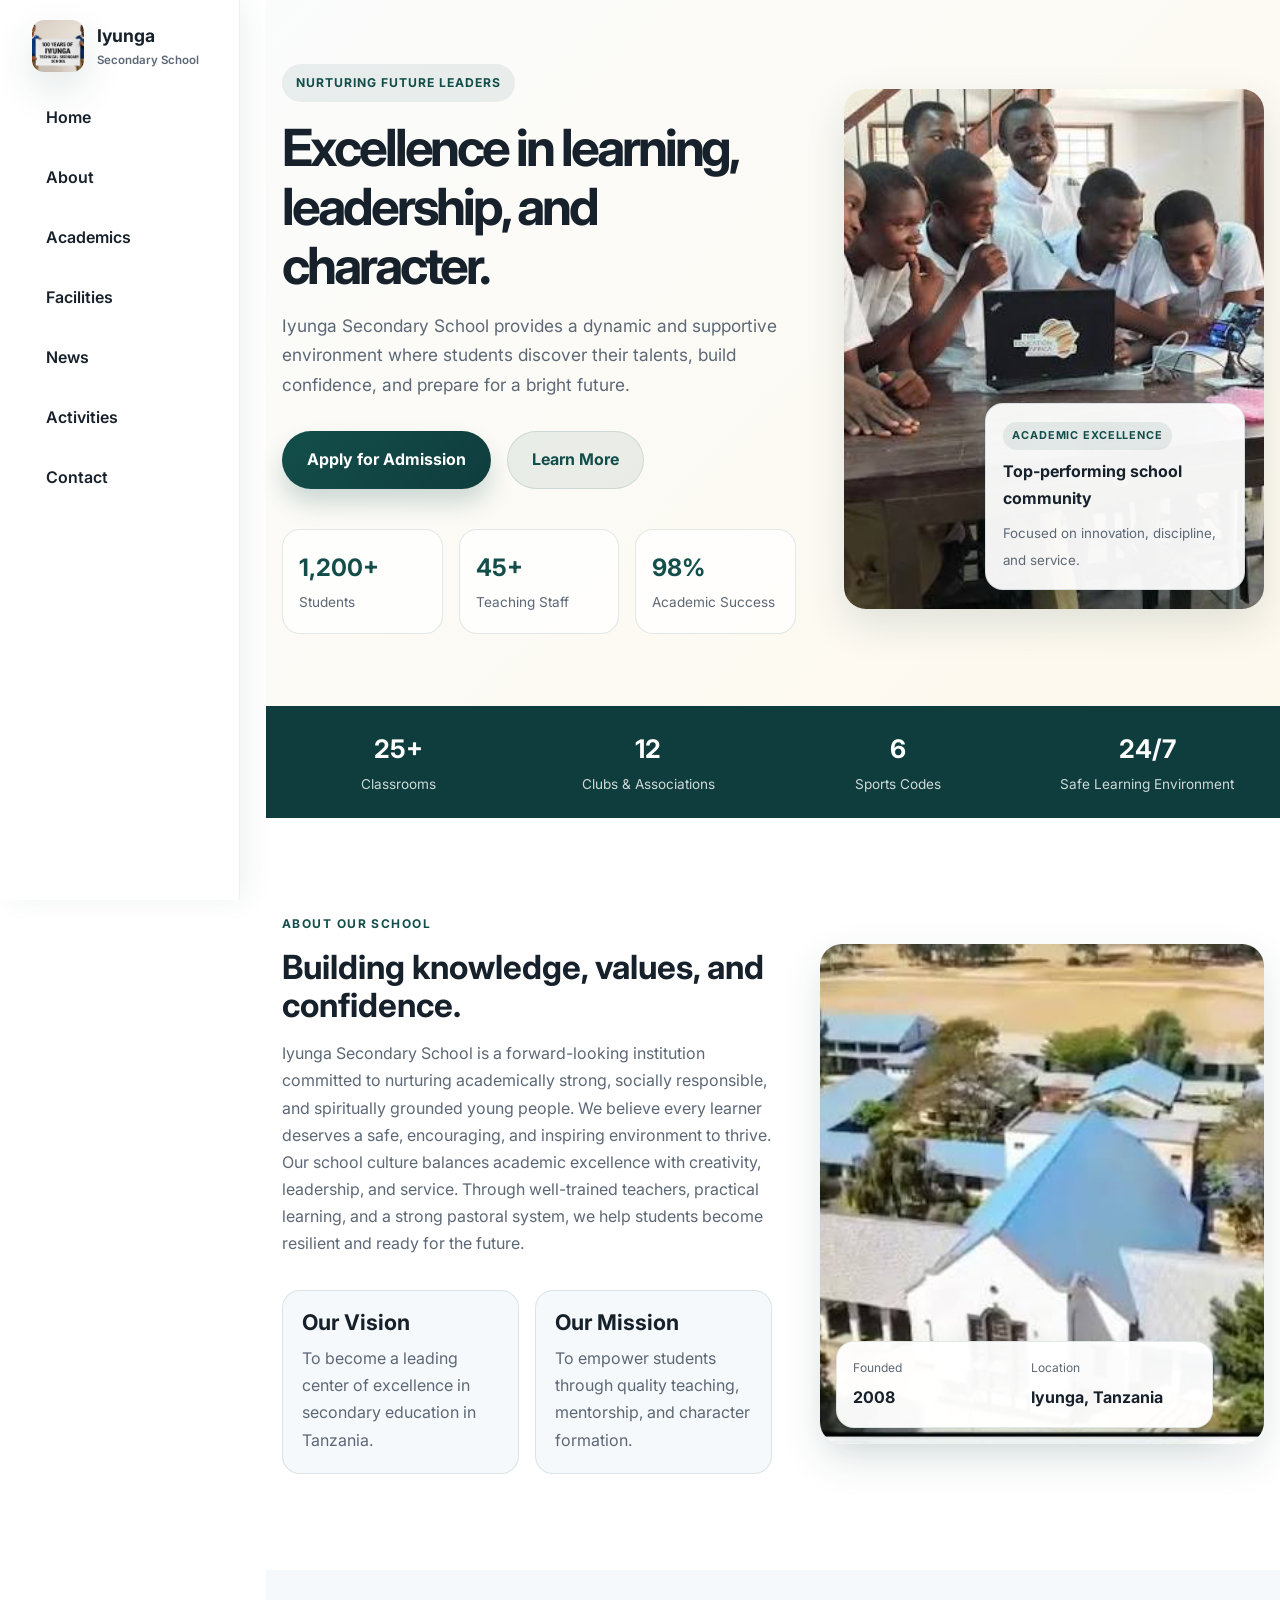
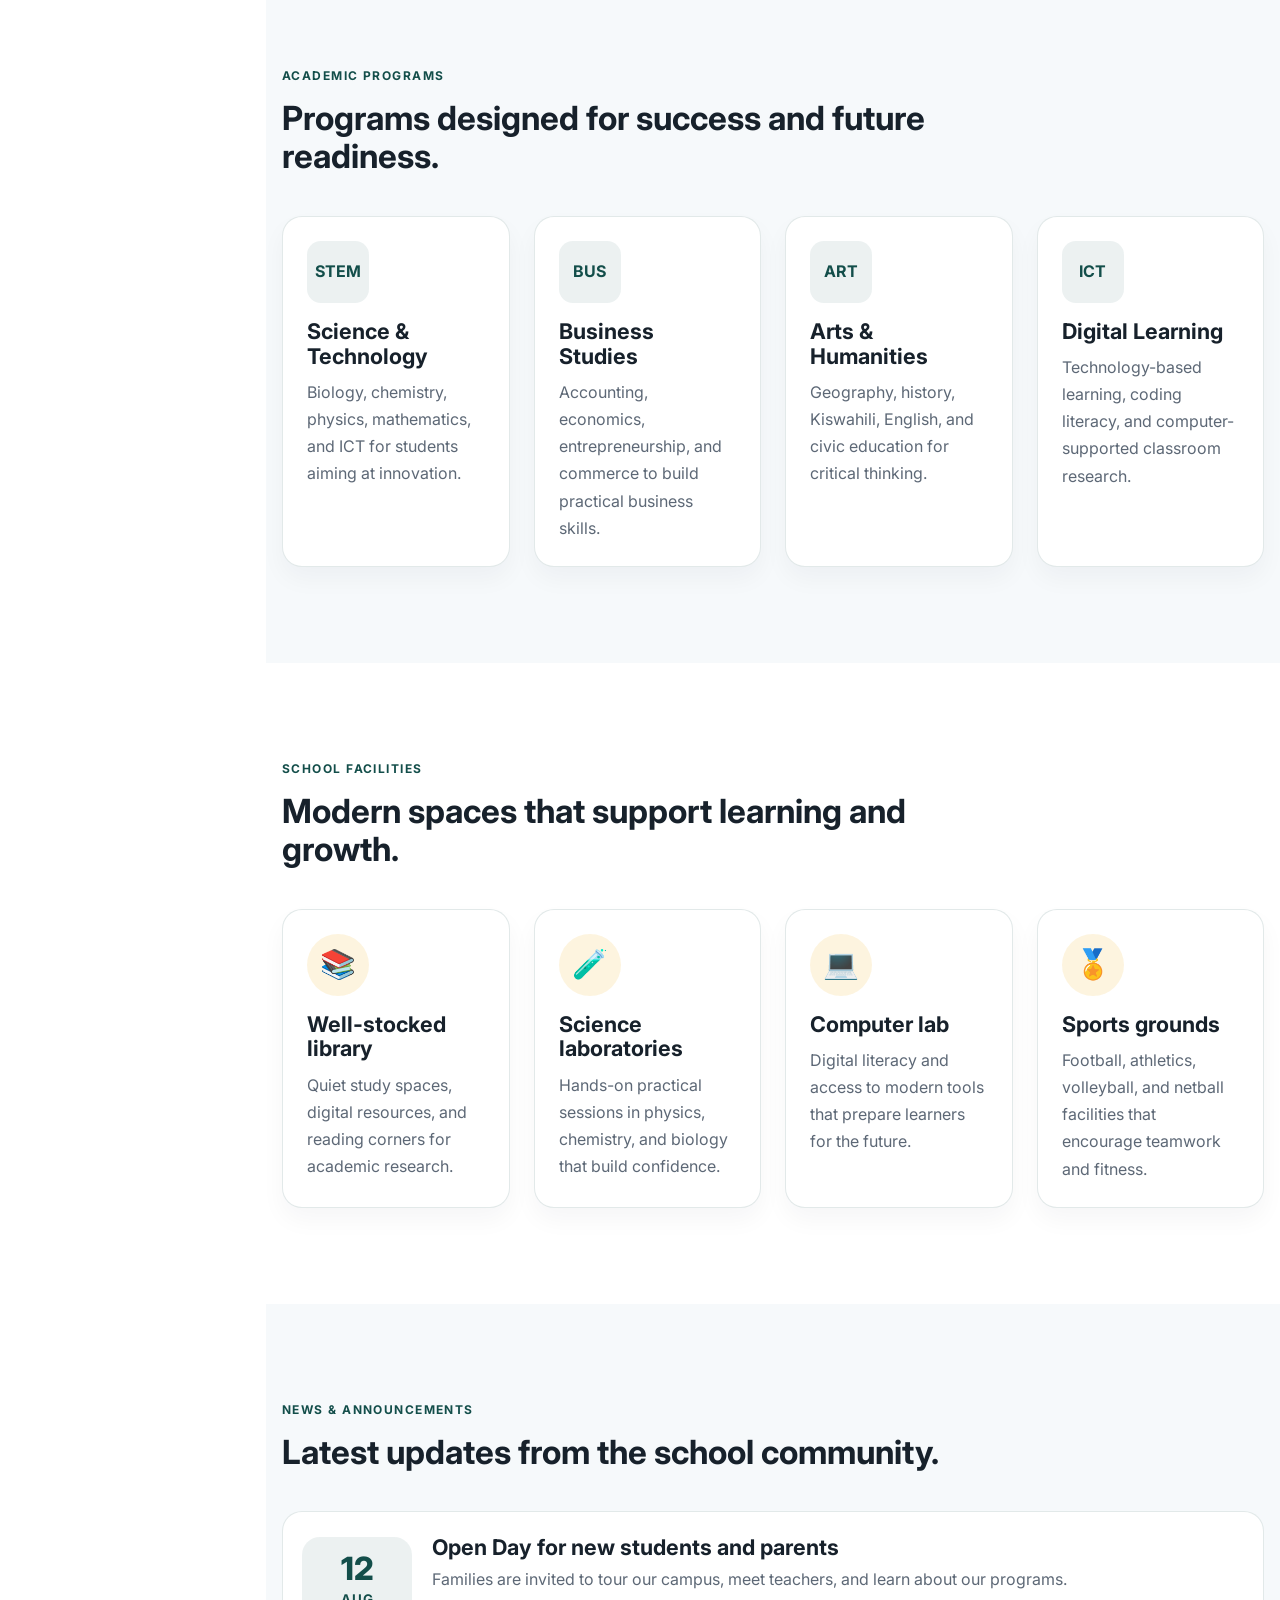
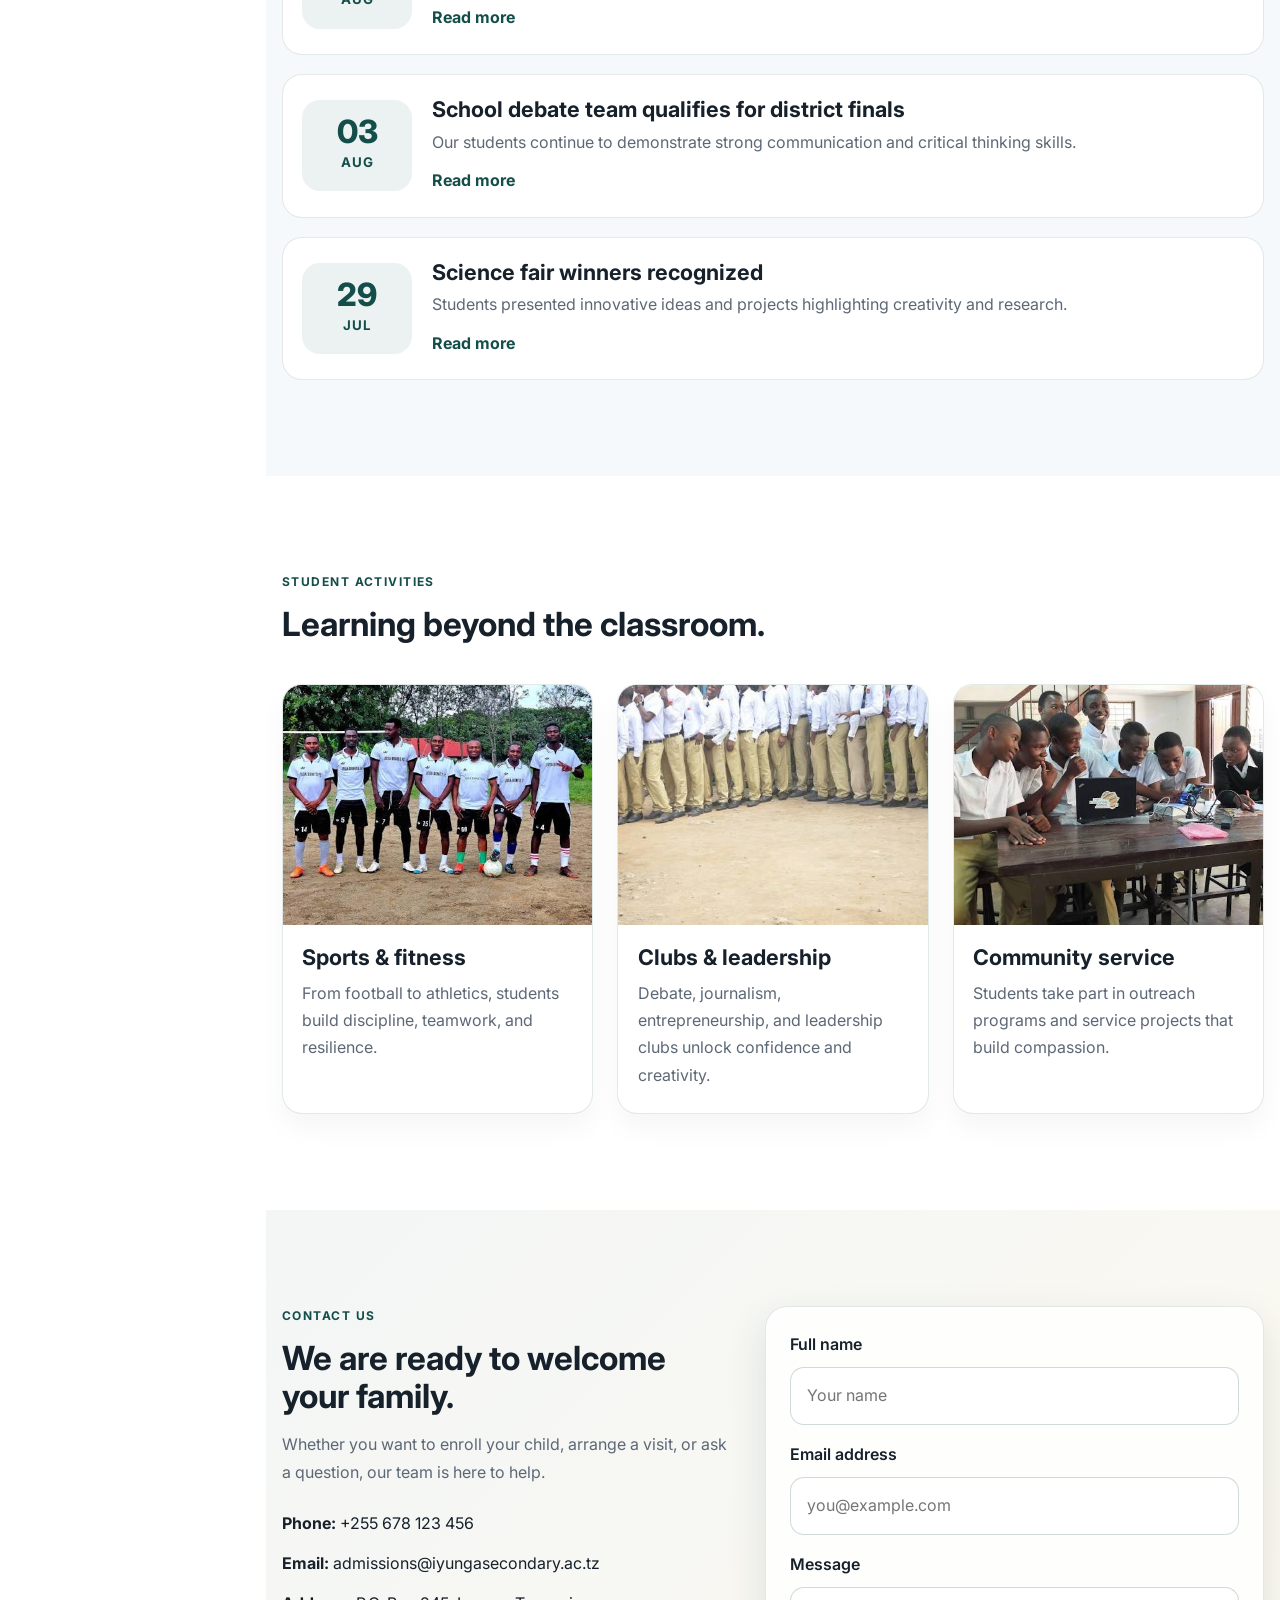
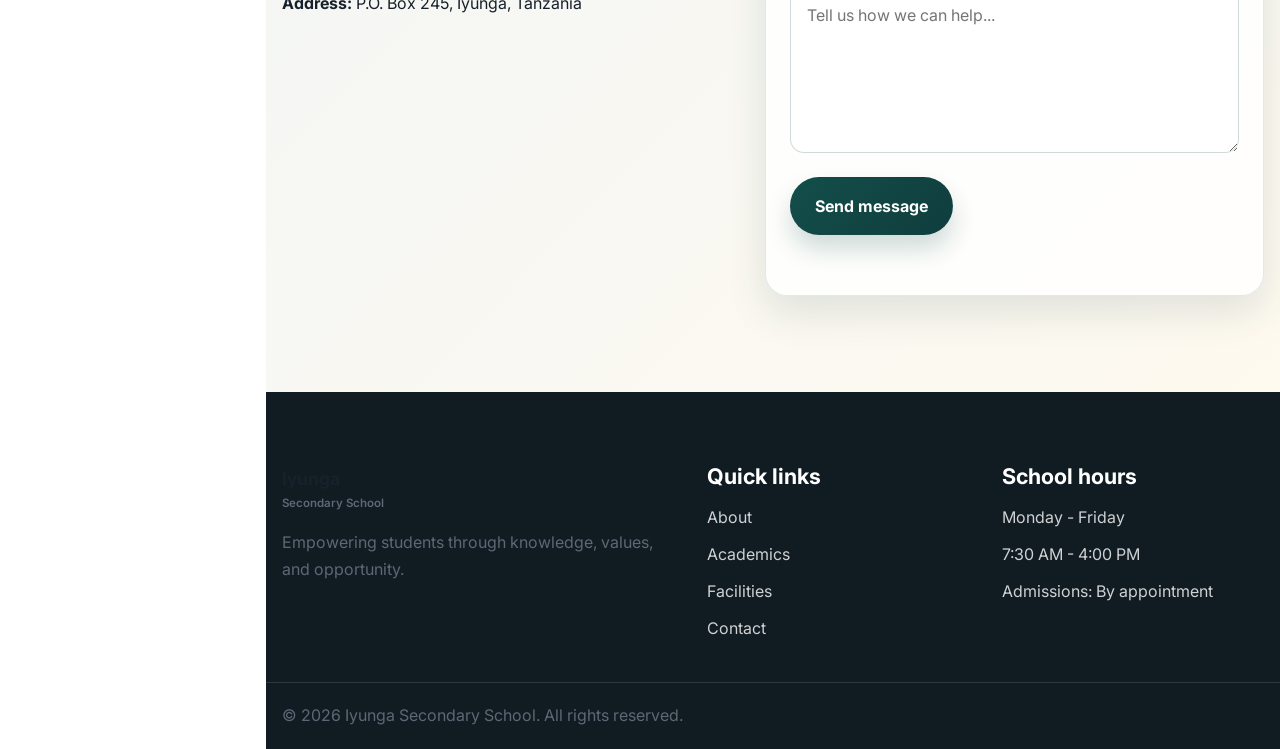
<file: index.html>
<!DOCTYPE html>
<html lang="en">
  <head>
    <meta charset="UTF-8" />
    <meta name="viewport" content="width=device-width, initial-scale=1.0" />
    <meta
      name="description"
      content="Iyunga Secondary School offers quality secondary education, strong academics, vibrant student life, and modern facilities in Tanzania."
    />
    <title>Iyunga Secondary School | Excellence in Learning</title>
    <link rel="preconnect" href="https://fonts.googleapis.com" />
    <link rel="preconnect" href="https://fonts.gstatic.com" crossorigin />
    <link
      href="https://fonts.googleapis.com/css2?family=Inter:wght@400;500;600;700;800&display=swap"
      rel="stylesheet"
    />
    <link rel="stylesheet" href="css/styles.css" />
  </head>
  <body>
    <header class="site-header">
      <nav class="navbar container" aria-label="Main navigation">
        <a class="brand" href="#home" aria-label="Iyunga Secondary School home">
          <img
            src="assets/images/gallery/logo.jpg"
            alt="Iyunga Secondary School logo"
            class="brand-logo"
          />
          <span>
            <strong>Iyunga</strong>
            <small>Secondary School</small>
          </span>
        </a>

        <button
          class="nav-toggle"
          type="button"
          aria-label="Toggle navigation menu"
          aria-expanded="false"
        >
          <span class="hamburger"></span>
        </button>

        <div class="nav-menu" id="nav-menu">
          <a href="#home">Home</a>
          <a href="#about">About</a>
          <a href="#programs">Academics</a>
          <a href="#facilities">Facilities</a>
          <a href="#news">News</a>
          <a href="#activities">Activities</a>
          <a href="#contact">Contact</a>
        </div>
      </nav>
    </header>

    <main>
      <section class="hero" id="home">
        <div class="container hero-grid">
          <div class="hero-copy reveal">
            <p class="eyebrow">Nurturing future leaders</p>
            <h1>Excellence in learning, leadership, and character.</h1>
            <p class="lead">
              Iyunga Secondary School provides a dynamic and supportive environment where
              students discover their talents, build confidence, and prepare for a bright future.
            </p>

            <div class="hero-actions">
              <a class="btn btn-primary" href="admissions.html">Apply for Admission</a>
              <a class="btn btn-secondary" href="about.html">Learn More</a>
            </div>

            <ul class="hero-stats" aria-label="School highlights">
              <li>
                <strong>1,200+</strong>
                <span>Students</span>
              </li>
              <li>
                <strong>45+</strong>
                <span>Teaching Staff</span>
              </li>
              <li>
                <strong>98%</strong>
                <span>Academic Success</span>
              </li>
            </ul>
          </div>

          <div class="hero-visual reveal">
            <img
              src="study.jpg"
              alt="Students in a classroom at Iyunga Secondary School"
            />
            <div class="floating-card">
              <span class="badge">Academic excellence</span>
              <strong>Top-performing school community</strong>
              <small>Focused on innovation, discipline, and service.</small>
            </div>
          </div>
        </div>
      </section>

      <section class="stats-bar">
        <div class="container stats-grid">
          <div class="stat-item">
            <strong>25+</strong>
            <span>Classrooms</span>
          </div>
          <div class="stat-item">
            <strong>12</strong>
            <span>Clubs & Associations</span>
          </div>
          <div class="stat-item">
            <strong>6</strong>
            <span>Sports Codes</span>
          </div>
          <div class="stat-item">
            <strong>24/7</strong>
            <span>Safe Learning Environment</span>
          </div>
        </div>
      </section>

      <section class="section" id="about">
        <div class="container two-column">
          <div class="section-copy reveal">
            <p class="section-tag">About our school</p>
            <h2>Building knowledge, values, and confidence.</h2>
            <p>
              Iyunga Secondary School is a forward-looking institution committed to nurturing
              academically strong, socially responsible, and spiritually grounded young people.
              We believe every learner deserves a safe, encouraging, and inspiring environment to
              thrive.
            </p>
            <p>
              Our school culture balances academic excellence with creativity, leadership, and service.
              Through well-trained teachers, practical learning, and a strong pastoral system, we help
              students become resilient and ready for the future.
            </p>

            <div class="value-list">
              <article>
                <h3>Our Vision</h3>
                <p>To become a leading center of excellence in secondary education in Tanzania.</p>
              </article>
              <article>
                <h3>Our Mission</h3>
                <p>To empower students through quality teaching, mentorship, and character formation.</p>
              </article>
            </div>
          </div>

          <div class="about-panel reveal">
            <img
              src="iyunga2.jpg"
              alt="Iyunga Secondary School students and campus"
            />
            <div class="panel-card">
              <div>
                <span class="mini-label">Founded</span>
                <strong>2008</strong>
              </div>
              <div>
                <span class="mini-label">Location</span>
                <strong>Iyunga, Tanzania</strong>
              </div>
            </div>
          </div>
        </div>
      </section>

      <section class="section neutral" id="programs">
        <div class="container">
          <div class="section-heading reveal">
            <p class="section-tag">Academic programs</p>
            <h2>Programs designed for success and future readiness.</h2>
          </div>

          <div class="card-grid programs-grid">
            <article class="info-card reveal">
              <div class="icon-box">STEM</div>
              <h3>Science & Technology</h3>
              <p>Biology, chemistry, physics, mathematics, and ICT for students aiming at innovation.</p>
            </article>
            <article class="info-card reveal">
              <div class="icon-box">BUS</div>
              <h3>Business Studies</h3>
              <p>Accounting, economics, entrepreneurship, and commerce to build practical business skills.</p>
            </article>
            <article class="info-card reveal">
              <div class="icon-box">ART</div>
              <h3>Arts & Humanities</h3>
              <p>Geography, history, Kiswahili, English, and civic education for critical thinking.</p>
            </article>
            <article class="info-card reveal">
              <div class="icon-box">ICT</div>
              <h3>Digital Learning</h3>
              <p>Technology-based learning, coding literacy, and computer-supported classroom research.</p>
            </article>
          </div>
        </div>
      </section>

      <section class="section" id="facilities">
        <div class="container">
          <div class="section-heading reveal">
            <p class="section-tag">School facilities</p>
            <h2>Modern spaces that support learning and growth.</h2>
          </div>

          <div class="card-grid facilities-grid">
            <article class="facility-card reveal">
              <div class="icon-circle">📚</div>
              <h3>Well-stocked library</h3>
              <p>Quiet study spaces, digital resources, and reading corners for academic research.</p>
            </article>
            <article class="facility-card reveal">
              <div class="icon-circle">🧪</div>
              <h3>Science laboratories</h3>
              <p>Hands-on practical sessions in physics, chemistry, and biology that build confidence.</p>
            </article>
            <article class="facility-card reveal">
              <div class="icon-circle">💻</div>
              <h3>Computer lab</h3>
              <p>Digital literacy and access to modern tools that prepare learners for the future.</p>
            </article>
            <article class="facility-card reveal">
              <div class="icon-circle">🏅</div>
              <h3>Sports grounds</h3>
              <p>Football, athletics, volleyball, and netball facilities that encourage teamwork and fitness.</p>
            </article>
          </div>
        </div>
      </section>

      <section class="section neutral" id="news">
        <div class="container">
          <div class="section-heading reveal">
            <p class="section-tag">News & announcements</p>
            <h2>Latest updates from the school community.</h2>
          </div>

          <div class="news-list">
            <article class="news-item reveal">
              <div class="news-date">
                <span>12</span>
                <small>Aug</small>
              </div>
              <div class="news-content">
                <h3>Open Day for new students and parents</h3>
                <p>Families are invited to tour our campus, meet teachers, and learn about our programs.</p>
                <a href="#contact">Read more</a>
              </div>
            </article>
            <article class="news-item reveal">
              <div class="news-date">
                <span>03</span>
                <small>Aug</small>
              </div>
              <div class="news-content">
                <h3>School debate team qualifies for district finals</h3>
                <p>Our students continue to demonstrate strong communication and critical thinking skills.</p>
                <a href="#activities">Read more</a>
              </div>
            </article>
            <article class="news-item reveal">
              <div class="news-date">
                <span>29</span>
                <small>Jul</small>
              </div>
              <div class="news-content">
                <h3>Science fair winners recognized</h3>
                <p>Students presented innovative ideas and projects highlighting creativity and research.</p>
                <a href="#programs">Read more</a>
              </div>
            </article>
          </div>
        </div>
      </section>

      <section class="section" id="activities">
        <div class="container">
          <div class="section-heading reveal">
            <p class="section-tag">Student activities</p>
            <h2>Learning beyond the classroom.</h2>
          </div>

          <div class="card-grid activities-grid">
            <article class="activity-card reveal">
              <img
                src="ground.jpg"
                alt="Students on the school sports ground"
              />
              <div class="activity-body">
                <h3>Sports & fitness</h3>
                <p>From football to athletics, students build discipline, teamwork, and resilience.</p>
              </div>
            </article>
            <article class="activity-card reveal">
              <img
                src="assembly.jpg"
                alt="Students during assembly at school"
              />
              <div class="activity-body">
                <h3>Clubs & leadership</h3>
                <p>Debate, journalism, entrepreneurship, and leadership clubs unlock confidence and creativity.</p>
              </div>
            </article>
            <article class="activity-card reveal">
              <img
                src="study.jpg"
                alt="Students learning and volunteering in school activities"
              />
              <div class="activity-body">
                <h3>Community service</h3>
                <p>Students take part in outreach programs and service projects that build compassion.</p>
              </div>
            </article>
          </div>
        </div>
      </section>

      <section class="section contact-section" id="contact">
        <div class="container contact-grid">
          <div class="contact-copy reveal">
            <p class="section-tag">Contact us</p>
            <h2>We are ready to welcome your family.</h2>
            <p>
              Whether you want to enroll your child, arrange a visit, or ask a question, our team is here to help.
            </p>
            <ul class="contact-list">
              <li><strong>Phone:</strong> +255 678 123 456</li>
              <li><strong>Email:</strong> admissions@iyungasecondary.ac.tz</li>
              <li><strong>Address:</strong> P.O. Box 245, Iyunga, Tanzania</li>
            </ul>
          </div>

          <form class="contact-form reveal" aria-label="School contact form">
            <div class="input-group">
              <label for="name">Full name</label>
              <input id="name" name="name" type="text" placeholder="Your name" required />
            </div>
            <div class="input-group">
              <label for="email">Email address</label>
              <input id="email" name="email" type="email" placeholder="you@example.com" required />
            </div>
            <div class="input-group">
              <label for="message">Message</label>
              <textarea id="message" name="message" rows="5" placeholder="Tell us how we can help..." required></textarea>
            </div>
            <button class="btn btn-primary" type="submit">Send message</button>
            <p class="form-status" aria-live="polite"></p>
          </form>
        </div>
      </section>
    </main>

    <footer class="site-footer">
      <div class="container footer-grid">
        <div>
          <a class="brand footer-brand" href="#home">
            <span class="brand-mark">I</span>
            <span>
              <strong>Iyunga</strong>
              <small>Secondary School</small>
            </span>
          </a>
          <p>Empowering students through knowledge, values, and opportunity.</p>
        </div>

        <div>
          <h3>Quick links</h3>
          <ul>
            <li><a href="#about">About</a></li>
            <li><a href="#programs">Academics</a></li>
            <li><a href="#facilities">Facilities</a></li>
            <li><a href="#contact">Contact</a></li>
          </ul>
        </div>

        <div>
          <h3>School hours</h3>
          <ul>
            <li>Monday - Friday</li>
            <li>7:30 AM - 4:00 PM</li>
            <li>Admissions: By appointment</li>
          </ul>
        </div>
      </div>

      <div class="footer-bottom">
        <div class="container">
          <p>© <span id="current-year"></span> Iyunga Secondary School. All rights reserved.</p>
        </div>
      </div>
    </footer>

    <script src="js/script.js"></script>
  </body>
</html>
</file>
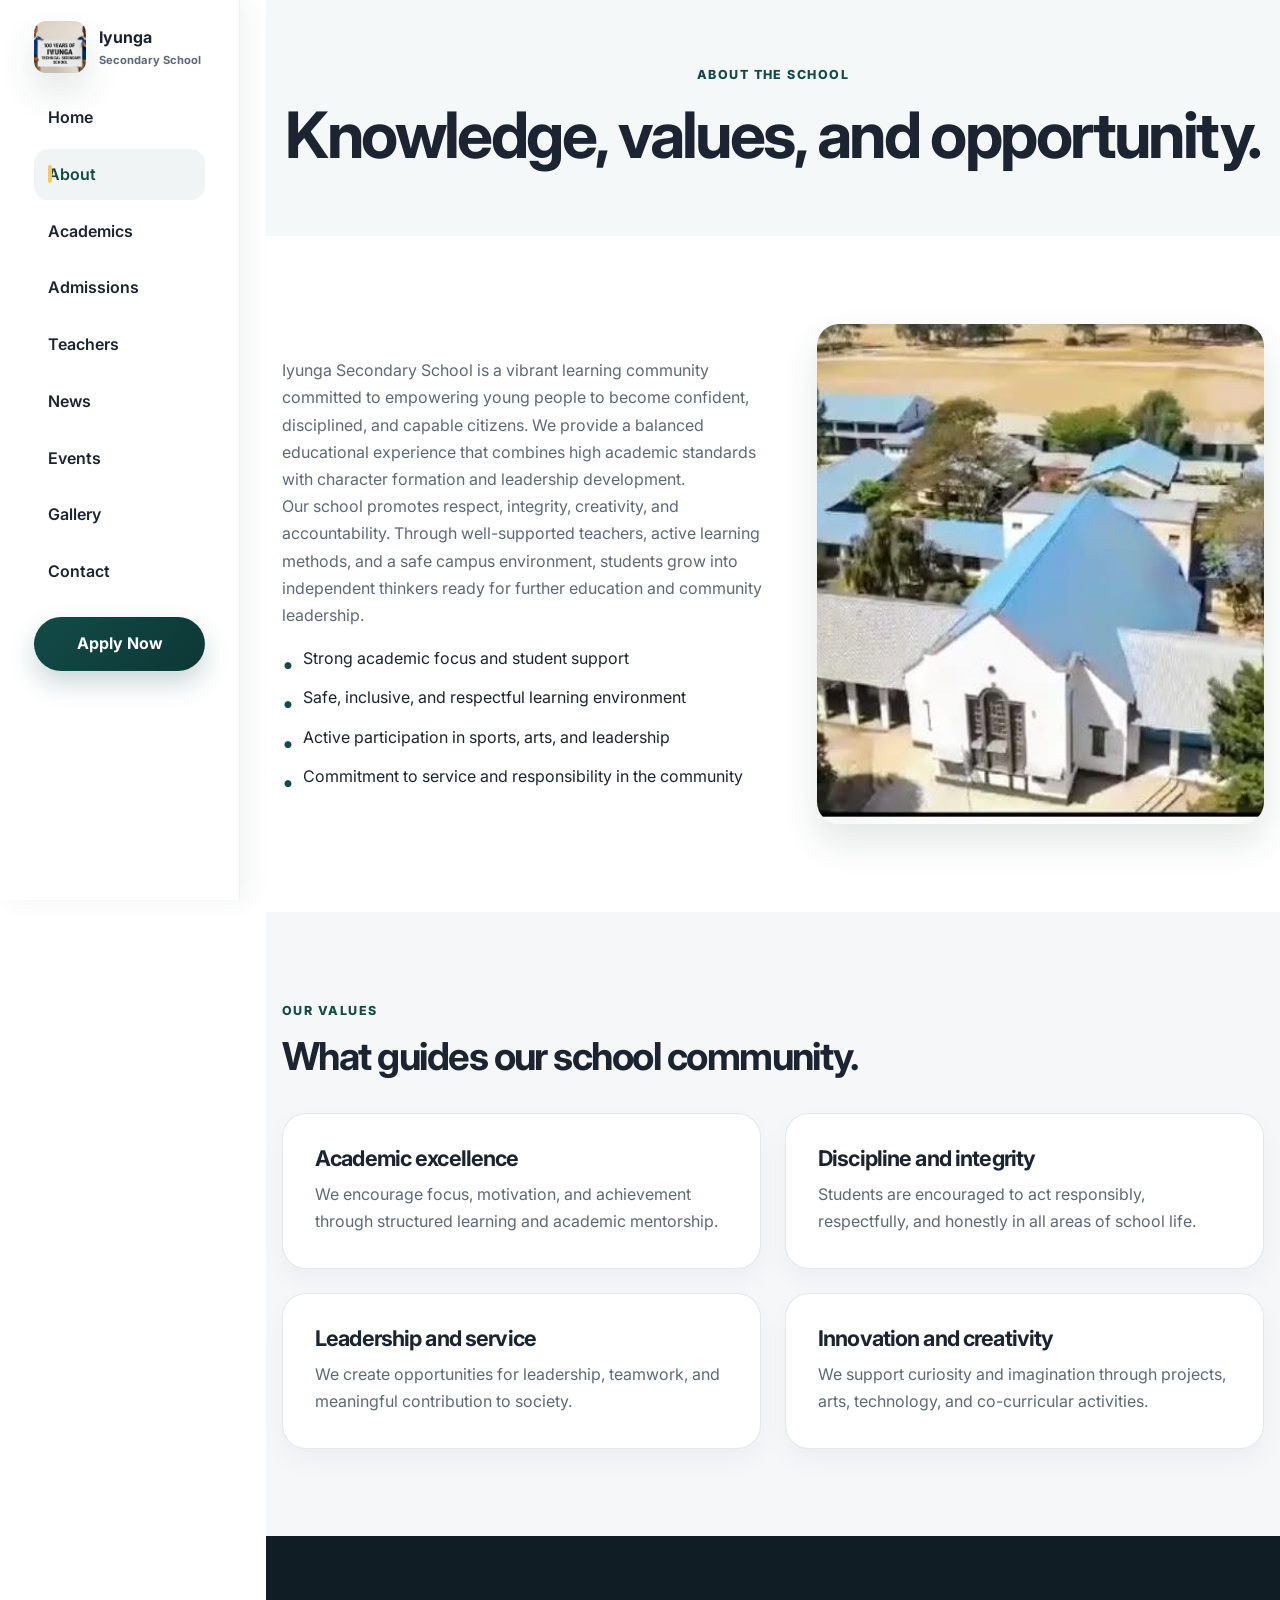
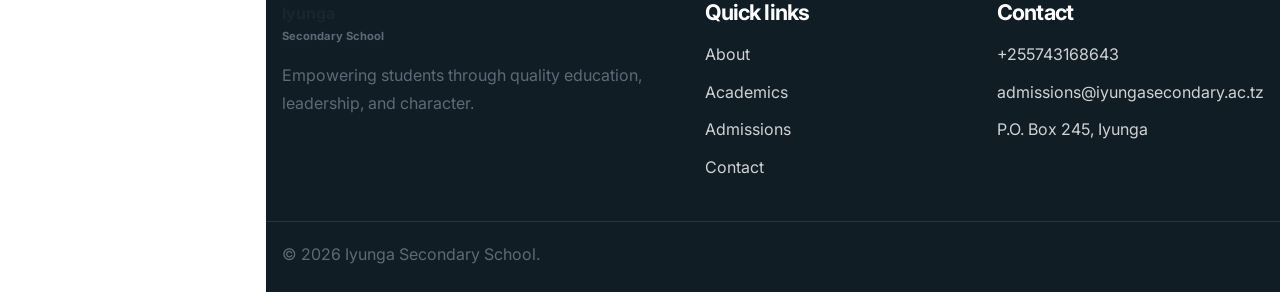
<file: about.html>
<!DOCTYPE html>
<html lang="en">
  <head>
    <meta charset="UTF-8" />
    <meta name="viewport" content="width=device-width, initial-scale=1.0" />
    <title>About | Iyunga Secondary School</title>
    <link rel="preconnect" href="https://fonts.googleapis.com" />
    <link rel="preconnect" href="https://fonts.gstatic.com" crossorigin />
    <link href="https://fonts.googleapis.com/css2?family=Inter:wght@400;500;600;700;800&display=swap" rel="stylesheet" />
    <link rel="stylesheet" href="assets/css/style.css" />
    <link rel="stylesheet" href="assets/css/responsive.css" />
  </head>
  <body>
    <header class="site-header">
      <div class="container nav-wrap">
        <a href="index.html" class="brand"><img src="assets/images/gallery/logo.jpg" alt="Iyunga Secondary School logo" class="brand-logo" /><span class="brand-text"><strong>Iyunga</strong><small>Secondary School</small></span></a>
        <button class="nav-toggle" type="button" aria-expanded="false" aria-label="Toggle menu"><span class="bar"></span><span class="bar"></span><span class="bar"></span></button>
        <nav class="main-nav" aria-label="Main navigation">
          <a href="index.html">Home</a>
          <a href="about.html" class="active">About</a>
          <a href="academics.html">Academics</a>
          <a href="admissions.html">Admissions</a>
          <a href="teachers.html">Teachers</a>
          <a href="news.html">News</a>
          <a href="events.html">Events</a>
          <a href="gallery.html">Gallery</a>
          <a href="contact.html">Contact</a>
        </nav>
        <a href="admissions.html" class="btn btn-primary nav-cta">Apply Now</a>
      </div>
    </header>

    <main>
      <section class="page-header">
        <div class="container">
          <p class="section-tag">About the school</p>
          <h1>Knowledge, values, and opportunity.</h1>
        </div>
      </section>

      <section class="section">
        <div class="container split-layout">
          <div>
            <p>Iyunga Secondary School is a vibrant learning community committed to empowering young people to become confident, disciplined, and capable citizens. We provide a balanced educational experience that combines high academic standards with character formation and leadership development.</p>
            <p>Our school promotes respect, integrity, creativity, and accountability. Through well-supported teachers, active learning methods, and a safe campus environment, students grow into independent thinkers ready for further education and community leadership.</p>
            <ul class="list-bullets">
              <li>Strong academic focus and student support</li>
              <li>Safe, inclusive, and respectful learning environment</li>
              <li>Active participation in sports, arts, and leadership</li>
              <li>Commitment to service and responsibility in the community</li>
            </ul>
          </div>
          <div class="image-panel">
            <img src="assets/images/iyunga.jpg" alt="Iyunga Secondary School campus" />
          </div>
        </div>
      </section>

      <section class="section section-alt">
        <div class="container">
          <div class="section-heading">
            <p class="section-tag">Our values</p>
            <h2>What guides our school community.</h2>
          </div>
          <div class="grid-two">
            <div class="content-panel">
              <h3>Academic excellence</h3>
              <p>We encourage focus, motivation, and achievement through structured learning and academic mentorship.</p>
            </div>
            <div class="content-panel">
              <h3>Discipline and integrity</h3>
              <p>Students are encouraged to act responsibly, respectfully, and honestly in all areas of school life.</p>
            </div>
            <div class="content-panel">
              <h3>Leadership and service</h3>
              <p>We create opportunities for leadership, teamwork, and meaningful contribution to society.</p>
            </div>
            <div class="content-panel">
              <h3>Innovation and creativity</h3>
              <p>We support curiosity and imagination through projects, arts, technology, and co-curricular activities.</p>
            </div>
          </div>
        </div>
      </section>
    </main>

    <footer class="site-footer">
      <div class="container footer-grid">
        <div>
          <a href="index.html" class="brand footer-brand"><span class="brand-mark">I</span><span class="brand-text"><strong>Iyunga</strong><small>Secondary School</small></span></a>
          <p>Empowering students through quality education, leadership, and character.</p>
        </div>
        <div>
          <h3>Quick links</h3>
          <ul>
            <li><a href="about.html">About</a></li>
            <li><a href="academics.html">Academics</a></li>
            <li><a href="admissions.html">Admissions</a></li>
            <li><a href="contact.html">Contact</a></li>
          </ul>
        </div>
        <div>
          <h3>Contact</h3>
          <ul>
            <li>+255743168643</li>
            <li>admissions@iyungasecondary.ac.tz</li>
            <li>P.O. Box 245, Iyunga</li>
          </ul>
        </div>
      </div>
      <div class="footer-bottom"><div class="container"><p>© <span id="year"></span> Iyunga Secondary School.</p></div></div>
    </footer>

    <script src="assets/js/navbar.js"></script>
    <script src="assets/js/main.js"></script>
  </body>
</html>
</file>
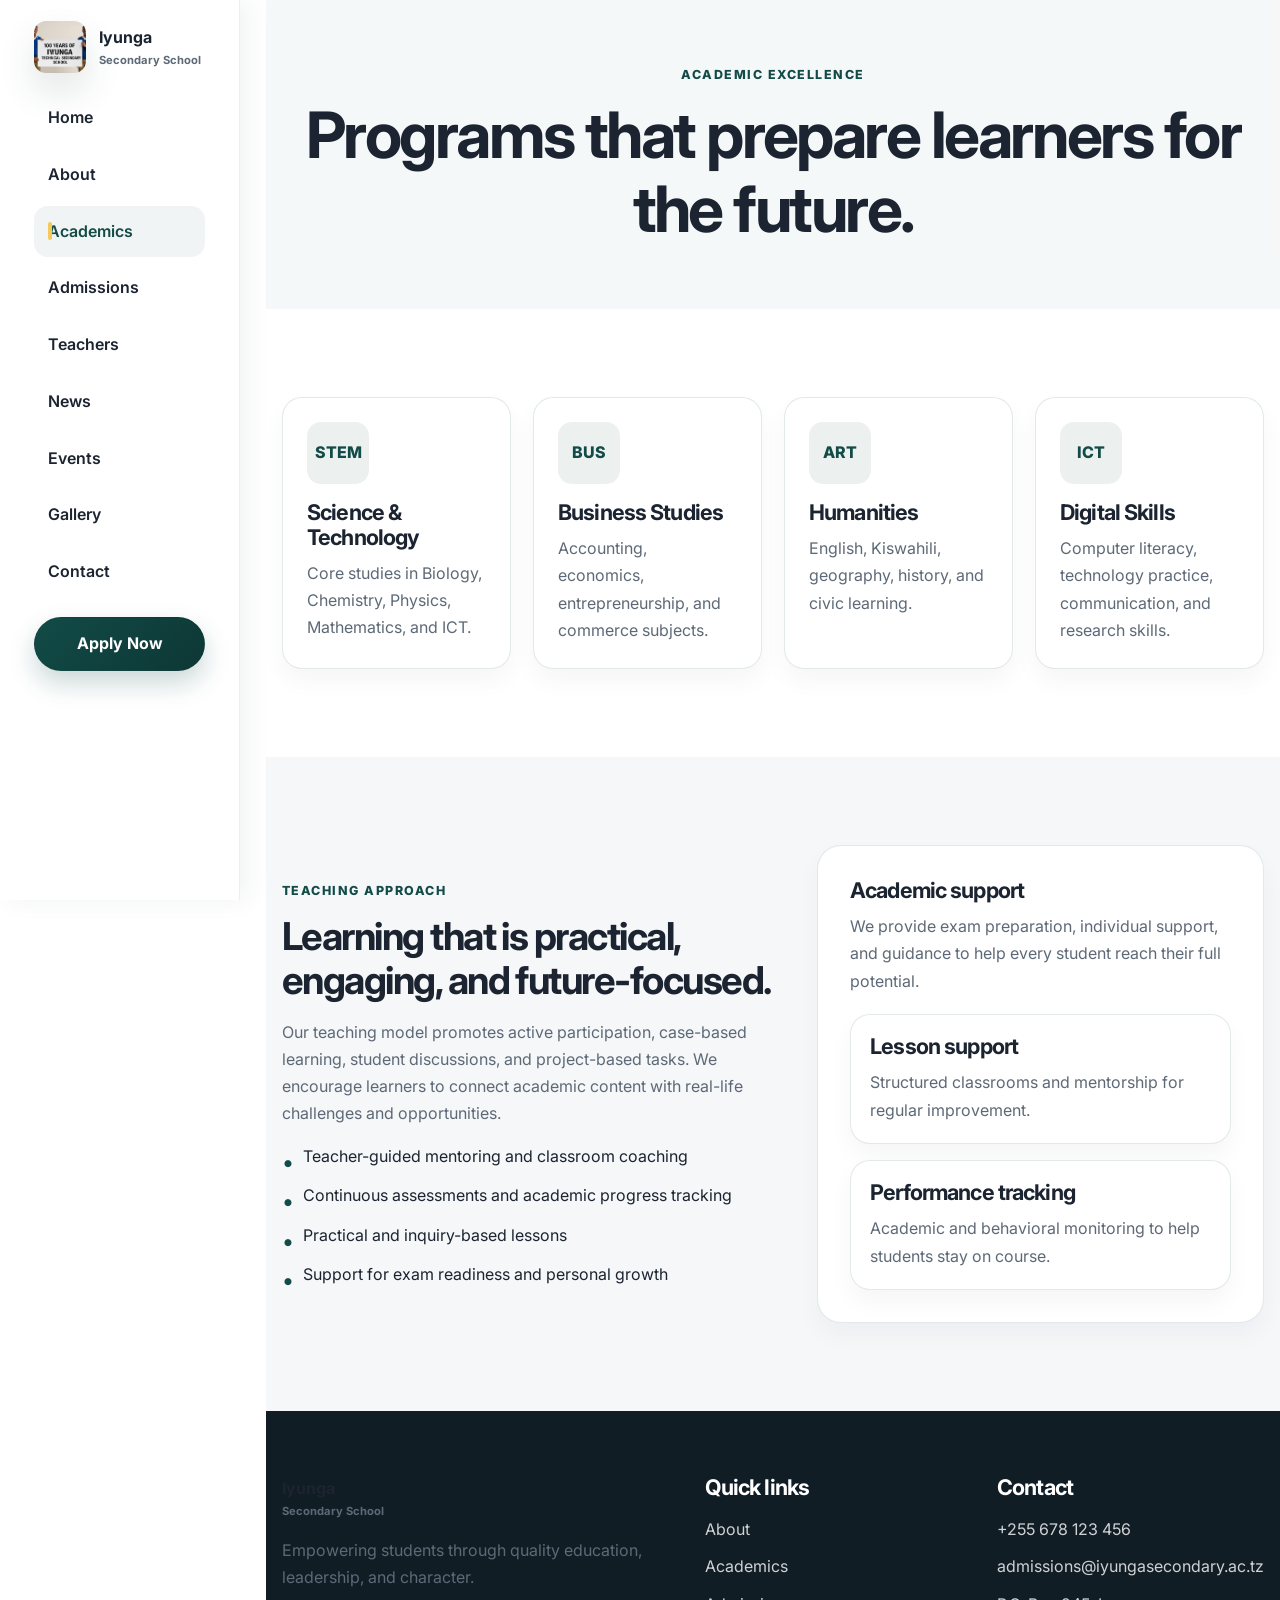
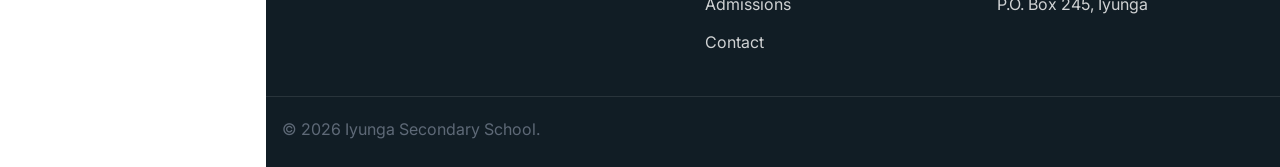
<file: academics.html>
<!DOCTYPE html>
<html lang="en">
  <head>
    <meta charset="UTF-8" />
    <meta name="viewport" content="width=device-width, initial-scale=1.0" />
    <title>Academics | Iyunga Secondary School</title>
    <link rel="preconnect" href="https://fonts.googleapis.com" />
    <link rel="preconnect" href="https://fonts.gstatic.com" crossorigin />
    <link href="https://fonts.googleapis.com/css2?family=Inter:wght@400;500;600;700;800&display=swap" rel="stylesheet" />
    <link rel="stylesheet" href="assets/css/style.css" />
    <link rel="stylesheet" href="assets/css/responsive.css" />
  </head>
  <body>
    <header class="site-header">
      <div class="container nav-wrap">
        <a href="index.html" class="brand"><img src="assets/images/gallery/logo.jpg" alt="Iyunga Secondary School logo" class="brand-logo" /><span class="brand-text"><strong>Iyunga</strong><small>Secondary School</small></span></a>
        <button class="nav-toggle" type="button" aria-expanded="false" aria-label="Toggle menu"><span class="bar"></span><span class="bar"></span><span class="bar"></span></button>
        <nav class="main-nav" aria-label="Main navigation">
          <a href="index.html">Home</a>
          <a href="about.html">About</a>
          <a href="academics.html" class="active">Academics</a>
          <a href="admissions.html">Admissions</a>
          <a href="teachers.html">Teachers</a>
          <a href="news.html">News</a>
          <a href="events.html">Events</a>
          <a href="gallery.html">Gallery</a>
          <a href="contact.html">Contact</a>
        </nav>
        <a href="admissions.html" class="btn btn-primary nav-cta">Apply Now</a>
      </div>
    </header>

    <main>
      <section class="page-header">
        <div class="container">
          <p class="section-tag">Academic excellence</p>
          <h1>Programs that prepare learners for the future.</h1>
        </div>
      </section>

      <section class="section">
        <div class="container">
          <div class="card-grid four-col">
            <article class="info-card">
              <div class="icon-box">STEM</div>
              <h3>Science & Technology</h3>
              <p>Core studies in Biology, Chemistry, Physics, Mathematics, and ICT.</p>
            </article>
            <article class="info-card">
              <div class="icon-box">BUS</div>
              <h3>Business Studies</h3>
              <p>Accounting, economics, entrepreneurship, and commerce subjects.</p>
            </article>
            <article class="info-card">
              <div class="icon-box">ART</div>
              <h3>Humanities</h3>
              <p>English, Kiswahili, geography, history, and civic learning.</p>
            </article>
            <article class="info-card">
              <div class="icon-box">ICT</div>
              <h3>Digital Skills</h3>
              <p>Computer literacy, technology practice, communication, and research skills.</p>
            </article>
          </div>
        </div>
      </section>

      <section class="section section-alt">
        <div class="container split-layout">
          <div>
            <p class="section-tag">Teaching approach</p>
            <h2>Learning that is practical, engaging, and future-focused.</h2>
            <p>Our teaching model promotes active participation, case-based learning, student discussions, and project-based tasks. We encourage learners to connect academic content with real-life challenges and opportunities.</p>
            <ul class="list-bullets">
              <li>Teacher-guided mentoring and classroom coaching</li>
              <li>Continuous assessments and academic progress tracking</li>
              <li>Practical and inquiry-based lessons</li>
              <li>Support for exam readiness and personal growth</li>
            </ul>
          </div>
          <div class="content-panel">
            <h3>Academic support</h3>
            <p>We provide exam preparation, individual support, and guidance to help every student reach their full potential.</p>
            <div class="feature-list" style="margin-top: 1.2rem; grid-template-columns: 1fr;">
              <article>
                <h3>Lesson support</h3>
                <p>Structured classrooms and mentorship for regular improvement.</p>
              </article>
              <article>
                <h3>Performance tracking</h3>
                <p>Academic and behavioral monitoring to help students stay on course.</p>
              </article>
            </div>
          </div>
        </div>
      </section>
    </main>

    <footer class="site-footer">
      <div class="container footer-grid">
        <div>
          <a href="index.html" class="brand footer-brand"><span class="brand-mark">I</span><span class="brand-text"><strong>Iyunga</strong><small>Secondary School</small></span></a>
          <p>Empowering students through quality education, leadership, and character.</p>
        </div>
        <div>
          <h3>Quick links</h3>
          <ul>
            <li><a href="about.html">About</a></li>
            <li><a href="academics.html">Academics</a></li>
            <li><a href="admissions.html">Admissions</a></li>
            <li><a href="contact.html">Contact</a></li>
          </ul>
        </div>
        <div>
          <h3>Contact</h3>
          <ul>
            <li>+255 678 123 456</li>
            <li>admissions@iyungasecondary.ac.tz</li>
            <li>P.O. Box 245, Iyunga</li>
          </ul>
        </div>
      </div>
      <div class="footer-bottom"><div class="container"><p>© <span id="year"></span> Iyunga Secondary School.</p></div></div>
    </footer>

    <script src="assets/js/navbar.js"></script>
    <script src="assets/js/main.js"></script>
  </body>
</html>
</file>
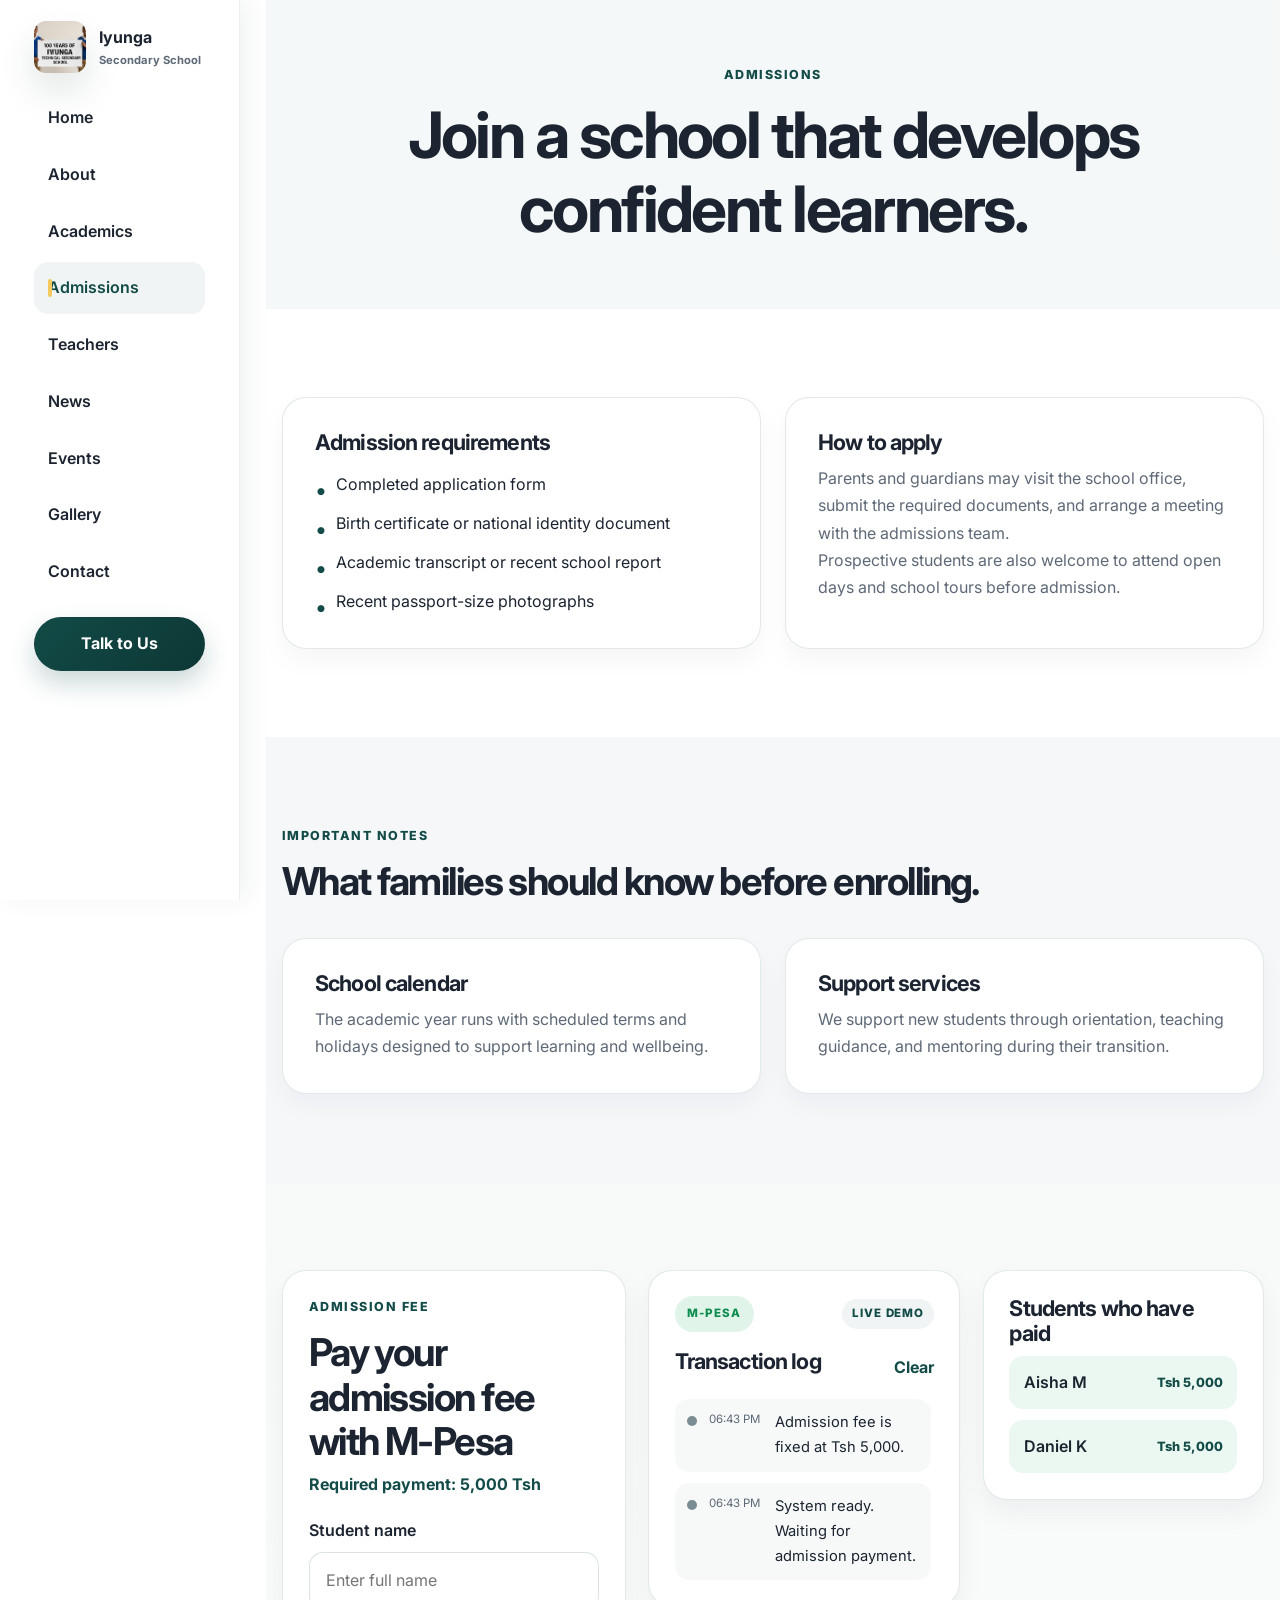
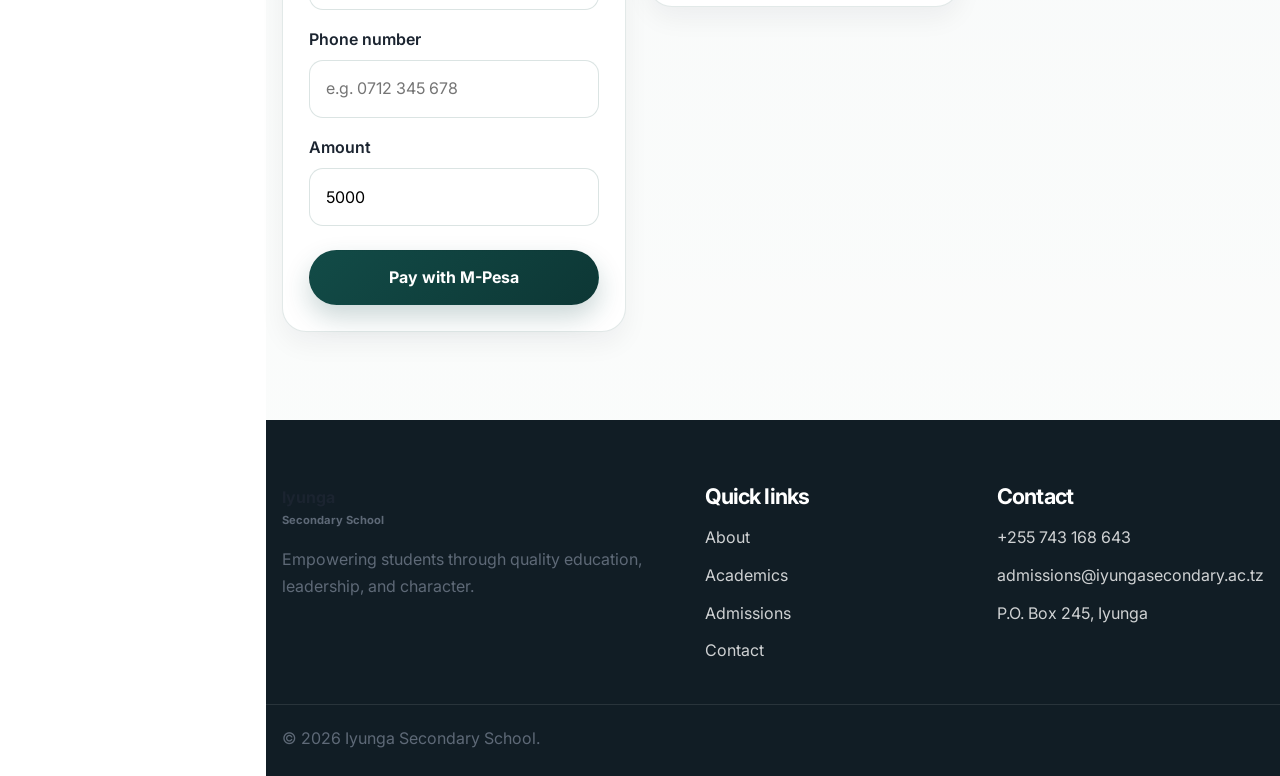
<file: admissions.html>
<!DOCTYPE html>
<html lang="en">
  <head>
    <meta charset="UTF-8" />
    <meta name="viewport" content="width=device-width, initial-scale=1.0" />
    <title>Admissions | Iyunga Secondary School</title>
    <link rel="preconnect" href="https://fonts.googleapis.com" />
    <link rel="preconnect" href="https://fonts.gstatic.com" crossorigin />
    <link href="https://fonts.googleapis.com/css2?family=Inter:wght@400;500;600;700;800&display=swap" rel="stylesheet" />
    <link rel="stylesheet" href="assets/css/style.css" />
    <link rel="stylesheet" href="assets/css/responsive.css" />
  </head>
  <body>
    <header class="site-header">
      <div class="container nav-wrap">
        <a href="index.html" class="brand"><img src="assets/images/gallery/logo.jpg" alt="Iyunga Secondary School logo" class="brand-logo" /><span class="brand-text"><strong>Iyunga</strong><small>Secondary School</small></span></a>
        <button class="nav-toggle" type="button" aria-expanded="false" aria-label="Toggle menu"><span class="bar"></span><span class="bar"></span><span class="bar"></span></button>
        <nav class="main-nav" aria-label="Main navigation">
          <a href="index.html">Home</a>
          <a href="about.html">About</a>
          <a href="academics.html">Academics</a>
          <a href="admissions.html" class="active">Admissions</a>
          <a href="teachers.html">Teachers</a>
          <a href="news.html">News</a>
          <a href="events.html">Events</a>
          <a href="gallery.html">Gallery</a>
          <a href="contact.html">Contact</a>
        </nav>
        <a href="contact.html" class="btn btn-primary nav-cta">Talk to Us</a>
      </div>
    </header>

    <main>
      <section class="page-header">
        <div class="container">
          <p class="section-tag">Admissions</p>
          <h1>Join a school that develops confident learners.</h1>
        </div>
      </section>

      <section class="section">
        <div class="container grid-two">
          <div class="content-panel">
            <h3>Admission requirements</h3>
            <ul class="list-bullets">
              <li>Completed application form</li>
              <li>Birth certificate or national identity document</li>
              <li>Academic transcript or recent school report</li>
              <li>Recent passport-size photographs</li>
            </ul>
          </div>
          <div class="content-panel">
            <h3>How to apply</h3>
            <p>Parents and guardians may visit the school office, submit the required documents, and arrange a meeting with the admissions team.</p>
            <p>Prospective students are also welcome to attend open days and school tours before admission.</p>
          </div>
        </div>
      </section>

      <section class="section section-alt">
        <div class="container">
          <div class="section-heading">
            <p class="section-tag">Important notes</p>
            <h2>What families should know before enrolling.</h2>
          </div>
          <div class="grid-two">
            <div class="content-panel">
              <h3>School calendar</h3>
              <p>The academic year runs with scheduled terms and holidays designed to support learning and wellbeing.</p>
            </div>
            <div class="content-panel">
              <h3>Support services</h3>
              <p>We support new students through orientation, teaching guidance, and mentoring during their transition.</p>
            </div>
          </div>
        </div>
      </section>

      <section class="section payment-section">
        <div class="container payment-shell">
          <div class="payment-card payment-form-card">
            <p class="section-tag">Admission fee</p>
            <h2>Pay your admission fee with M-Pesa</h2>
            <p class="payment-summary">Required payment: <strong>5,000 Tsh</strong></p>

            <form id="admission-payment-form" class="payment-form">
              <div class="input-group">
                <label for="studentName">Student name</label>
                <input id="studentName" name="studentName" type="text" placeholder="Enter full name" required />
              </div>

              <div class="input-group">
                <label for="phoneNumber">Phone number</label>
                <input id="phoneNumber" name="phoneNumber" type="tel" placeholder="e.g. 0712 345 678" required />
              </div>

              <div class="input-group">
                <label for="amount">Amount</label>
                <input id="amount" name="amount" type="number" min="1" value="5000" required />
              </div>

              <button type="submit" class="btn btn-primary pay-btn">Pay with M-Pesa</button>
            </form>
          </div>

          <div class="payment-card">
            <div class="card-topline">
              <span class="mpesa-badge">M-Pesa</span>
              <span class="live-badge">Live demo</span>
            </div>

            <div class="log-header">
              <h3>Transaction log</h3>
              <button type="button" class="secondary-link" id="clearLogBtn">Clear</button>
            </div>
            <ul id="transactionLog" class="transaction-list" aria-live="polite"></ul>
          </div>

          <div class="payment-card">
            <h3>Students who have paid</h3>
            <ul id="paidStudentsList" class="paid-students-list" aria-live="polite"></ul>
          </div>
        </div>
      </section>
    </main>

    <div id="mpesaModal" class="mpesa-modal-overlay" aria-hidden="true">
      <div class="mpesa-modal" role="dialog" aria-modal="true" aria-labelledby="mpesaStatusTitle">
        <div class="mpesa-phone-shell">
          <div class="mpesa-phone-header">
            <span class="mpesa-brand">M-Pesa</span>
            <button type="button" class="mpesa-close" id="closeMpesaModal" aria-label="Close payment popup">×</button>
          </div>

          <div class="mpesa-phone-body">
            <p class="mpesa-label" id="mpesaStatusTitle">M-Pesa payment</p>

            <div class="mpesa-status-row">
              <span id="mpesaSpinner" class="loader" aria-hidden="true"></span>
              <span id="mpesaStepText">Generating Session Key...</span>
            </div>

            <div id="pinWrap" class="pin-wrap" aria-live="polite">
              <span class="pin-dot">●</span>
              <span class="pin-dot">●</span>
              <span class="pin-dot">●</span>
              <span class="pin-dot">●</span>
            </div>

            <div class="mpesa-phone-meta">
              <span id="mpesaPhoneText">Sending STK Push to +255 712 345 678...</span>
              <strong id="mpesaAmountText">Tsh 5,000</strong>
            </div>
          </div>
        </div>
      </div>
    </div>

    <footer class="site-footer">
      <div class="container footer-grid">
        <div>
          <a href="index.html" class="brand footer-brand"><span class="brand-mark">I</span><span class="brand-text"><strong>Iyunga</strong><small>Secondary School</small></span></a>
          <p>Empowering students through quality education, leadership, and character.</p>
        </div>
        <div>
          <h3>Quick links</h3>
          <ul>
            <li><a href="about.html">About</a></li>
            <li><a href="academics.html">Academics</a></li>
            <li><a href="admissions.html">Admissions</a></li>
            <li><a href="contact.html">Contact</a></li>
          </ul>
        </div>
        <div>
          <h3>Contact</h3>
          <ul>
            <li>+255 743 168 643</li>
            <li>admissions@iyungasecondary.ac.tz</li>
            <li>P.O. Box 245, Iyunga</li>
          </ul>
        </div>
      </div>
      <div class="footer-bottom"><div class="container"><p>© <span id="year"></span> Iyunga Secondary School.</p></div></div>
    </footer>

    <script src="assets/js/navbar.js"></script>
    <script src="assets/js/main.js"></script>
  </body>
</html>
</file>
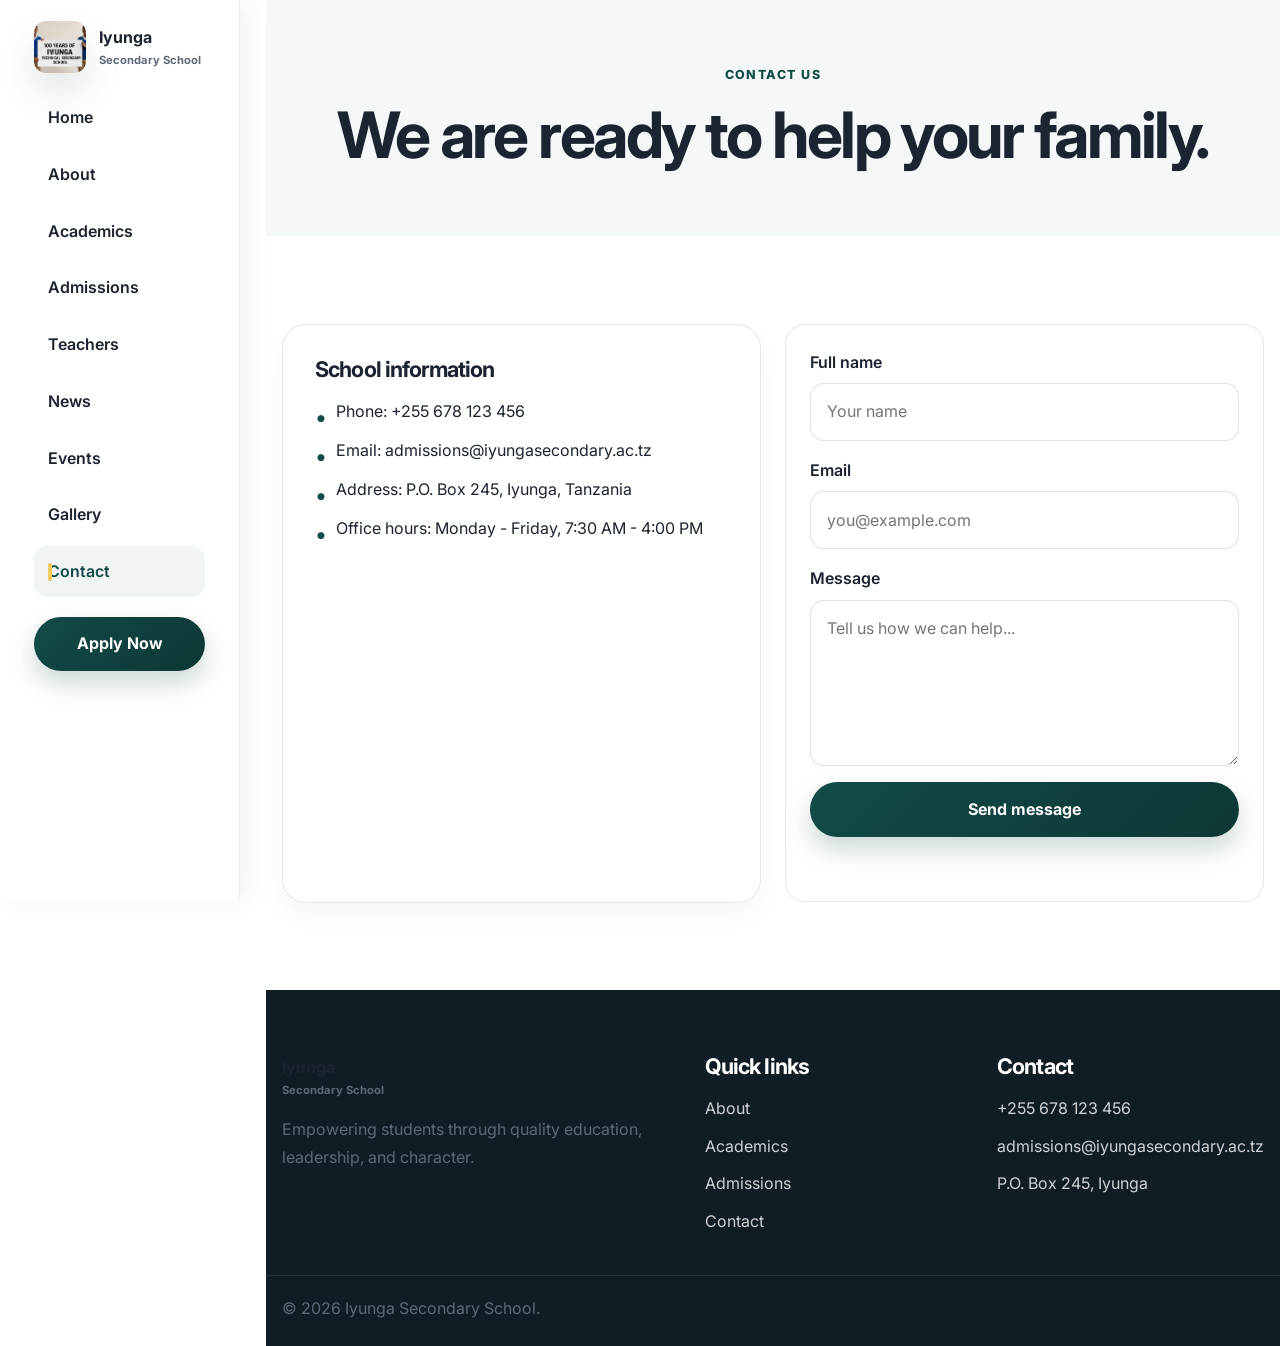
<file: contact.html>
<!DOCTYPE html>
<html lang="en">
  <head>
    <meta charset="UTF-8" />
    <meta name="viewport" content="width=device-width, initial-scale=1.0" />
    <title>Contact | Iyunga Secondary School</title>
    <link rel="preconnect" href="https://fonts.googleapis.com" />
    <link rel="preconnect" href="https://fonts.gstatic.com" crossorigin />
    <link href="https://fonts.googleapis.com/css2?family=Inter:wght@400;500;600;700;800&display=swap" rel="stylesheet" />
    <link rel="stylesheet" href="assets/css/style.css" />
    <link rel="stylesheet" href="assets/css/responsive.css" />
  </head>
  <body>
    <header class="site-header">
      <div class="container nav-wrap">
        <a href="index.html" class="brand"><img src="assets/images/gallery/logo.jpg" alt="Iyunga Secondary School logo" class="brand-logo" /><span class="brand-text"><strong>Iyunga</strong><small>Secondary School</small></span></a>
        <button class="nav-toggle" type="button" aria-expanded="false" aria-label="Toggle menu"><span class="bar"></span><span class="bar"></span><span class="bar"></span></button>
        <nav class="main-nav" aria-label="Main navigation">
          <a href="index.html">Home</a>
          <a href="about.html">About</a>
          <a href="academics.html">Academics</a>
          <a href="admissions.html">Admissions</a>
          <a href="teachers.html">Teachers</a>
          <a href="news.html">News</a>
          <a href="events.html">Events</a>
          <a href="gallery.html">Gallery</a>
          <a href="contact.html" class="active">Contact</a>
        </nav>
        <a href="admissions.html" class="btn btn-primary nav-cta">Apply Now</a>
      </div>
    </header>

    <main>
      <section class="page-header">
        <div class="container">
          <p class="section-tag">Contact us</p>
          <h1>We are ready to help your family.</h1>
        </div>
      </section>

      <section class="section">
        <div class="container grid-two">
          <div class="content-panel">
            <h3>School information</h3>
            <ul class="list-bullets">
              <li>Phone: +255 678 123 456</li>
              <li>Email: admissions@iyungasecondary.ac.tz</li>
              <li>Address: P.O. Box 245, Iyunga, Tanzania</li>
              <li>Office hours: Monday - Friday, 7:30 AM - 4:00 PM</li>
            </ul>
          </div>
          <form class="contact-form">
            <div class="input-group">
              <label for="name">Full name</label>
              <input id="name" type="text" placeholder="Your name" required />
            </div>
            <div class="input-group">
              <label for="email">Email</label>
              <input id="email" type="email" placeholder="you@example.com" required />
            </div>
            <div class="input-group">
              <label for="message">Message</label>
              <textarea id="message" rows="5" placeholder="Tell us how we can help..." required></textarea>
            </div>
            <button type="submit" class="btn btn-primary">Send message</button>
            <p class="form-status" aria-live="polite"></p>
          </form>
        </div>
      </section>
    </main>

    <footer class="site-footer">
      <div class="container footer-grid">
        <div>
          <a href="index.html" class="brand footer-brand"><span class="brand-mark">I</span><span class="brand-text"><strong>Iyunga</strong><small>Secondary School</small></span></a>
          <p>Empowering students through quality education, leadership, and character.</p>
        </div>
        <div>
          <h3>Quick links</h3>
          <ul>
            <li><a href="about.html">About</a></li>
            <li><a href="academics.html">Academics</a></li>
            <li><a href="admissions.html">Admissions</a></li>
            <li><a href="contact.html">Contact</a></li>
          </ul>
        </div>
        <div>
          <h3>Contact</h3>
          <ul>
            <li>+255 678 123 456</li>
            <li>admissions@iyungasecondary.ac.tz</li>
            <li>P.O. Box 245, Iyunga</li>
          </ul>
        </div>
      </div>
      <div class="footer-bottom"><div class="container"><p>© <span id="year"></span> Iyunga Secondary School.</p></div></div>
    </footer>

    <script src="assets/js/navbar.js"></script>
    <script src="assets/js/main.js"></script>
  </body>
</html>
</file>
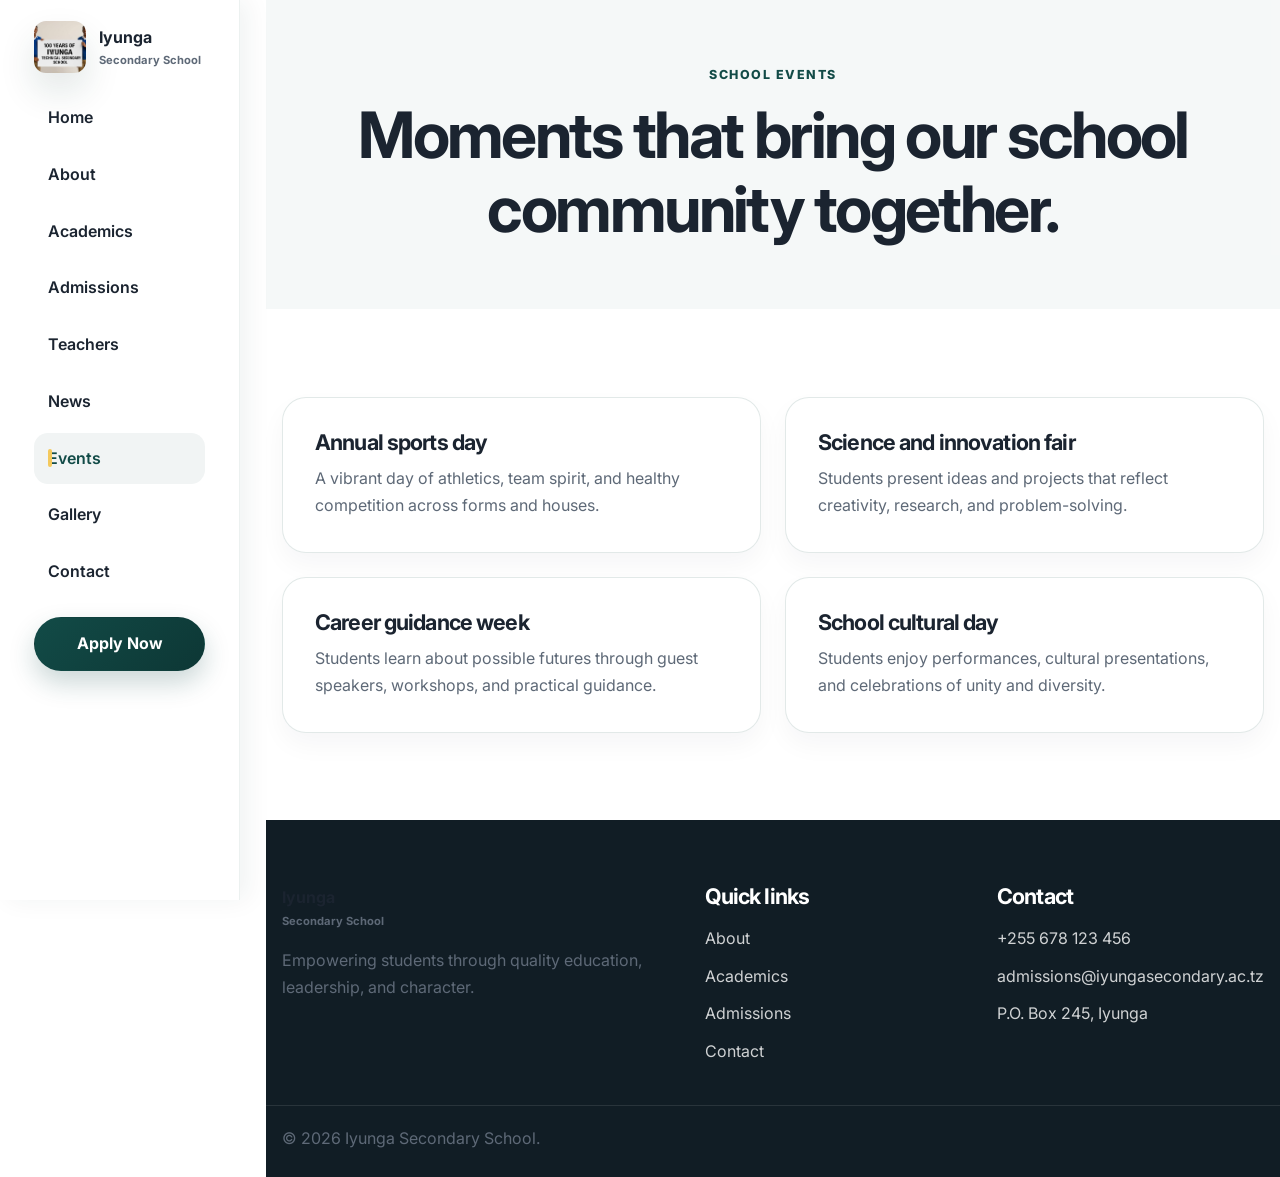
<file: events.html>
<!DOCTYPE html>
<html lang="en">
  <head>
    <meta charset="UTF-8" />
    <meta name="viewport" content="width=device-width, initial-scale=1.0" />
    <title>Events | Iyunga Secondary School</title>
    <link rel="preconnect" href="https://fonts.googleapis.com" />
    <link rel="preconnect" href="https://fonts.gstatic.com" crossorigin />
    <link href="https://fonts.googleapis.com/css2?family=Inter:wght@400;500;600;700;800&display=swap" rel="stylesheet" />
    <link rel="stylesheet" href="assets/css/style.css" />
    <link rel="stylesheet" href="assets/css/responsive.css" />
  </head>
  <body>
    <header class="site-header">
      <div class="container nav-wrap">
        <a href="index.html" class="brand"><img src="assets/images/gallery/logo.jpg" alt="Iyunga Secondary School logo" class="brand-logo" /><span class="brand-text"><strong>Iyunga</strong><small>Secondary School</small></span></a>
        <button class="nav-toggle" type="button" aria-expanded="false" aria-label="Toggle menu"><span class="bar"></span><span class="bar"></span><span class="bar"></span></button>
        <nav class="main-nav" aria-label="Main navigation">
          <a href="index.html">Home</a>
          <a href="about.html">About</a>
          <a href="academics.html">Academics</a>
          <a href="admissions.html">Admissions</a>
          <a href="teachers.html">Teachers</a>
          <a href="news.html">News</a>
          <a href="events.html" class="active">Events</a>
          <a href="gallery.html">Gallery</a>
          <a href="contact.html">Contact</a>
        </nav>
        <a href="admissions.html" class="btn btn-primary nav-cta">Apply Now</a>
      </div>
    </header>

    <main>
      <section class="page-header">
        <div class="container">
          <p class="section-tag">School events</p>
          <h1>Moments that bring our school community together.</h1>
        </div>
      </section>

      <section class="section">
        <div class="container grid-two">
          <article class="content-panel">
            <h3>Annual sports day</h3>
            <p>A vibrant day of athletics, team spirit, and healthy competition across forms and houses.</p>
          </article>
          <article class="content-panel">
            <h3>Science and innovation fair</h3>
            <p>Students present ideas and projects that reflect creativity, research, and problem-solving.</p>
          </article>
          <article class="content-panel">
            <h3>Career guidance week</h3>
            <p>Students learn about possible futures through guest speakers, workshops, and practical guidance.</p>
          </article>
          <article class="content-panel">
            <h3>School cultural day</h3>
            <p>Students enjoy performances, cultural presentations, and celebrations of unity and diversity.</p>
          </article>
        </div>
      </section>
    </main>

    <footer class="site-footer">
      <div class="container footer-grid">
        <div>
          <a href="index.html" class="brand footer-brand"><span class="brand-mark">I</span><span class="brand-text"><strong>Iyunga</strong><small>Secondary School</small></span></a>
          <p>Empowering students through quality education, leadership, and character.</p>
        </div>
        <div>
          <h3>Quick links</h3>
          <ul>
            <li><a href="about.html">About</a></li>
            <li><a href="academics.html">Academics</a></li>
            <li><a href="admissions.html">Admissions</a></li>
            <li><a href="contact.html">Contact</a></li>
          </ul>
        </div>
        <div>
          <h3>Contact</h3>
          <ul>
            <li>+255 678 123 456</li>
            <li>admissions@iyungasecondary.ac.tz</li>
            <li>P.O. Box 245, Iyunga</li>
          </ul>
        </div>
      </div>
      <div class="footer-bottom"><div class="container"><p>© <span id="year"></span> Iyunga Secondary School.</p></div></div>
    </footer>

    <script src="assets/js/navbar.js"></script>
    <script src="assets/js/main.js"></script>
  </body>
</html>
</file>
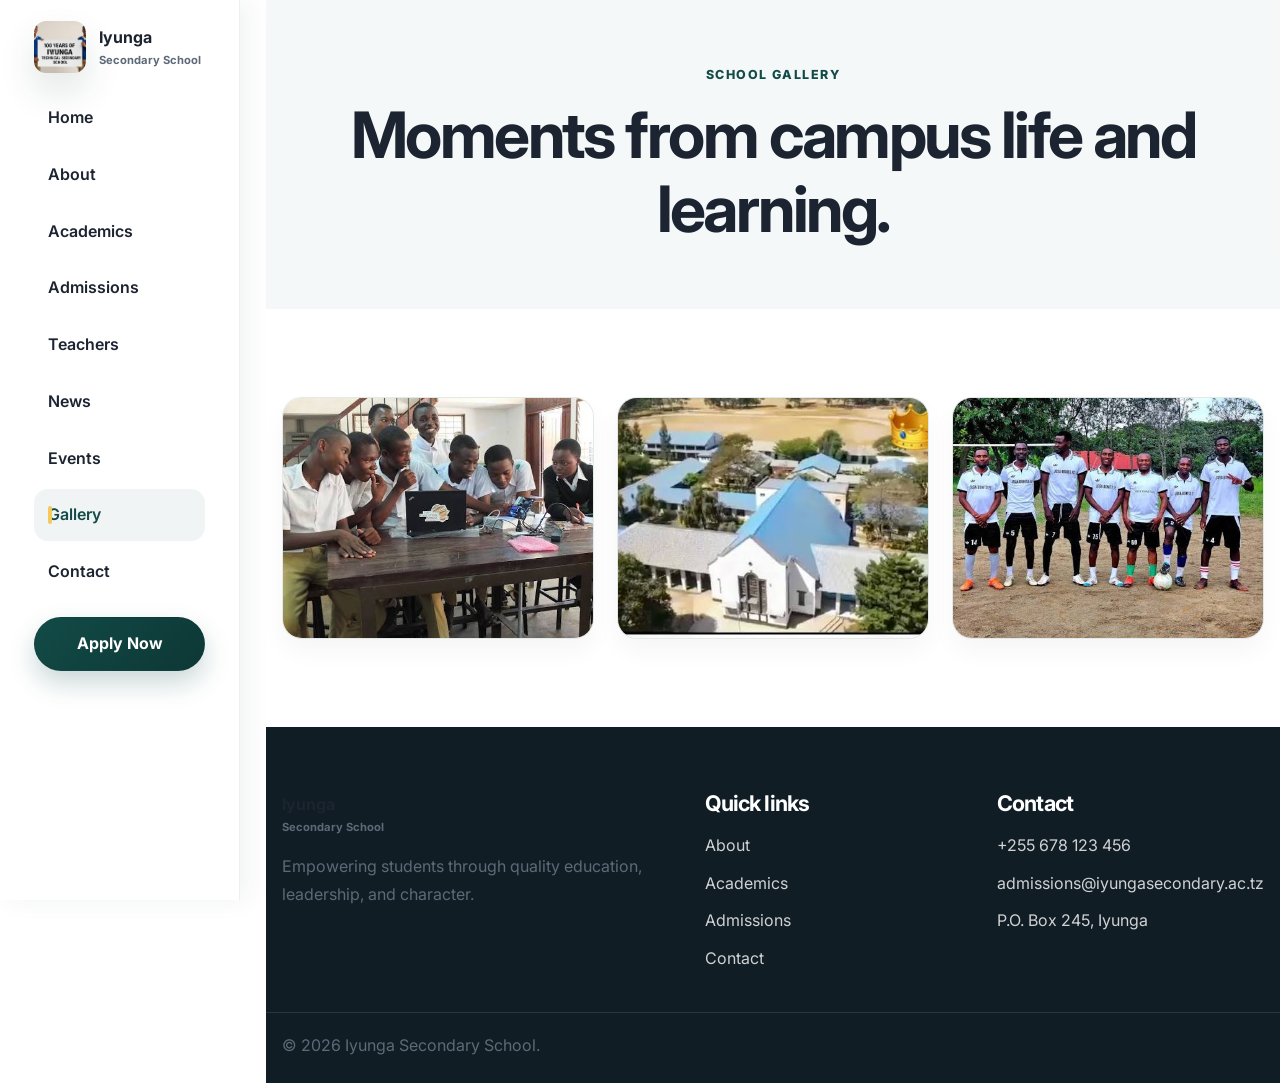
<file: gallery.html>
<!DOCTYPE html>
<html lang="en">
  <head>
    <meta charset="UTF-8" />
    <meta name="viewport" content="width=device-width, initial-scale=1.0" />
    <title>Gallery | Iyunga Secondary School</title>
    <link rel="preconnect" href="https://fonts.googleapis.com" />
    <link rel="preconnect" href="https://fonts.gstatic.com" crossorigin />
    <link href="https://fonts.googleapis.com/css2?family=Inter:wght@400;500;600;700;800&display=swap" rel="stylesheet" />
    <link rel="stylesheet" href="assets/css/style.css" />
    <link rel="stylesheet" href="assets/css/responsive.css" />
  </head>
  <body>
    <header class="site-header">
      <div class="container nav-wrap">
        <a href="index.html" class="brand"><img src="assets/images/gallery/logo.jpg" alt="Iyunga Secondary School logo" class="brand-logo" /><span class="brand-text"><strong>Iyunga</strong><small>Secondary School</small></span></a>
        <button class="nav-toggle" type="button" aria-expanded="false" aria-label="Toggle menu"><span class="bar"></span><span class="bar"></span><span class="bar"></span></button>
        <nav class="main-nav" aria-label="Main navigation">
          <a href="index.html">Home</a>
          <a href="about.html">About</a>
          <a href="academics.html">Academics</a>
          <a href="admissions.html">Admissions</a>
          <a href="teachers.html">Teachers</a>
          <a href="news.html">News</a>
          <a href="events.html">Events</a>
          <a href="gallery.html" class="active">Gallery</a>
          <a href="contact.html">Contact</a>
        </nav>
        <a href="admissions.html" class="btn btn-primary nav-cta">Apply Now</a>
      </div>
    </header>

    <main>
      <section class="page-header">
        <div class="container">
          <p class="section-tag">School gallery</p>
          <h1>Moments from campus life and learning.</h1>
        </div>
      </section>

      <section class="section">
        <div class="container card-grid three-col">
          <article class="gallery-card">
            <img src="study.jpg" alt="Students learning in class" />
          </article>
          <article class="gallery-card">
            <img src="iyunga2.jpg" alt="Iyunga Secondary School campus" />
          </article>
          <article class="gallery-card">
            <img src="ground.jpg" alt="Students on the school sports ground" />
          </article>
        </div>
      </section>
    </main>

    <footer class="site-footer">
      <div class="container footer-grid">
        <div>
          <a href="index.html" class="brand footer-brand"><span class="brand-mark">I</span><span class="brand-text"><strong>Iyunga</strong><small>Secondary School</small></span></a>
          <p>Empowering students through quality education, leadership, and character.</p>
        </div>
        <div>
          <h3>Quick links</h3>
          <ul>
            <li><a href="about.html">About</a></li>
            <li><a href="academics.html">Academics</a></li>
            <li><a href="admissions.html">Admissions</a></li>
            <li><a href="contact.html">Contact</a></li>
          </ul>
        </div>
        <div>
          <h3>Contact</h3>
          <ul>
            <li>+255 678 123 456</li>
            <li>admissions@iyungasecondary.ac.tz</li>
            <li>P.O. Box 245, Iyunga</li>
          </ul>
        </div>
      </div>
      <div class="footer-bottom"><div class="container"><p>© <span id="year"></span> Iyunga Secondary School.</p></div></div>
    </footer>

    <script src="assets/js/navbar.js"></script>
    <script src="assets/js/main.js"></script>
  </body>
</html>
</file>
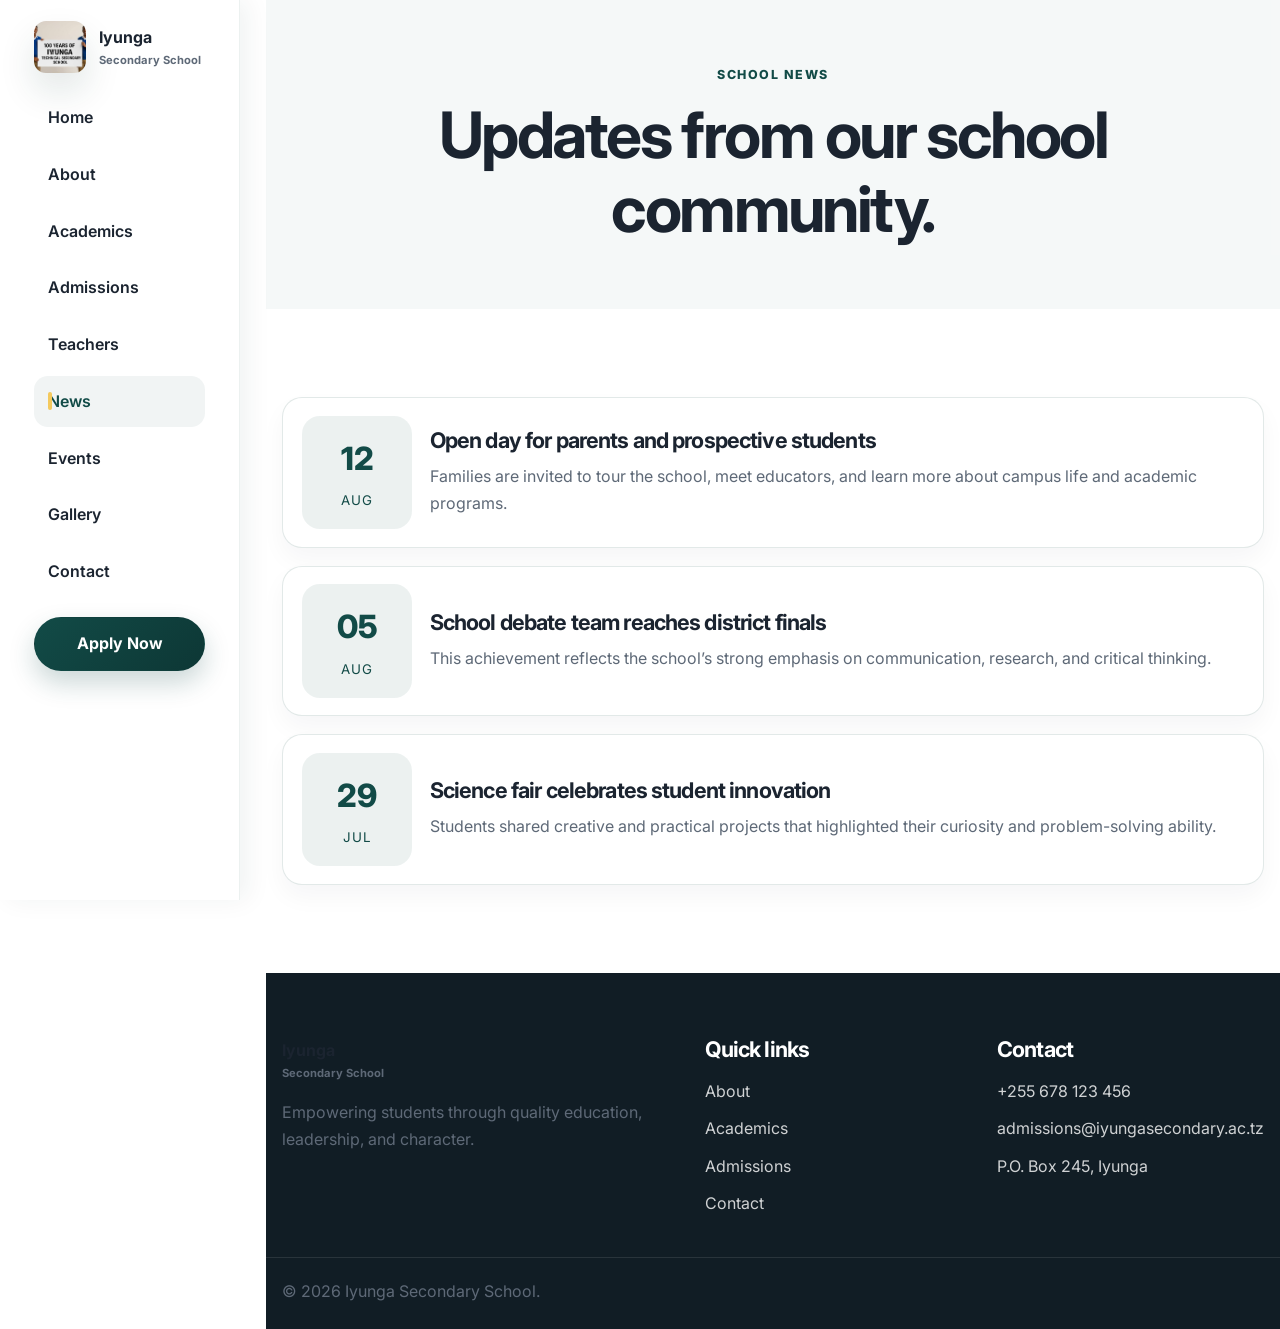
<file: news.html>
<!DOCTYPE html>
<html lang="en">
  <head>
    <meta charset="UTF-8" />
    <meta name="viewport" content="width=device-width, initial-scale=1.0" />
    <title>News | Iyunga Secondary School</title>
    <link rel="preconnect" href="https://fonts.googleapis.com" />
    <link rel="preconnect" href="https://fonts.gstatic.com" crossorigin />
    <link href="https://fonts.googleapis.com/css2?family=Inter:wght@400;500;600;700;800&display=swap" rel="stylesheet" />
    <link rel="stylesheet" href="assets/css/style.css" />
    <link rel="stylesheet" href="assets/css/responsive.css" />
  </head>
  <body>
    <header class="site-header">
      <div class="container nav-wrap">
        <a href="index.html" class="brand"><img src="assets/images/gallery/logo.jpg" alt="Iyunga Secondary School logo" class="brand-logo" /><span class="brand-text"><strong>Iyunga</strong><small>Secondary School</small></span></a>
        <button class="nav-toggle" type="button" aria-expanded="false" aria-label="Toggle menu"><span class="bar"></span><span class="bar"></span><span class="bar"></span></button>
        <nav class="main-nav" aria-label="Main navigation">
          <a href="index.html">Home</a>
          <a href="about.html">About</a>
          <a href="academics.html">Academics</a>
          <a href="admissions.html">Admissions</a>
          <a href="teachers.html">Teachers</a>
          <a href="news.html" class="active">News</a>
          <a href="events.html">Events</a>
          <a href="gallery.html">Gallery</a>
          <a href="contact.html">Contact</a>
        </nav>
        <a href="admissions.html" class="btn btn-primary nav-cta">Apply Now</a>
      </div>
    </header>

    <main>
      <section class="page-header">
        <div class="container">
          <p class="section-tag">School news</p>
          <h1>Updates from our school community.</h1>
        </div>
      </section>

      <section class="section">
        <div class="container news-list">
          <article class="news-item">
            <div class="news-date"><span>12</span><small>Aug</small></div>
            <div>
              <h3>Open day for parents and prospective students</h3>
              <p>Families are invited to tour the school, meet educators, and learn more about campus life and academic programs.</p>
            </div>
          </article>
          <article class="news-item">
            <div class="news-date"><span>05</span><small>Aug</small></div>
            <div>
              <h3>School debate team reaches district finals</h3>
              <p>This achievement reflects the school’s strong emphasis on communication, research, and critical thinking.</p>
            </div>
          </article>
          <article class="news-item">
            <div class="news-date"><span>29</span><small>Jul</small></div>
            <div>
              <h3>Science fair celebrates student innovation</h3>
              <p>Students shared creative and practical projects that highlighted their curiosity and problem-solving ability.</p>
            </div>
          </article>
        </div>
      </section>
    </main>

    <footer class="site-footer">
      <div class="container footer-grid">
        <div>
          <a href="index.html" class="brand footer-brand"><span class="brand-mark">I</span><span class="brand-text"><strong>Iyunga</strong><small>Secondary School</small></span></a>
          <p>Empowering students through quality education, leadership, and character.</p>
        </div>
        <div>
          <h3>Quick links</h3>
          <ul>
            <li><a href="about.html">About</a></li>
            <li><a href="academics.html">Academics</a></li>
            <li><a href="admissions.html">Admissions</a></li>
            <li><a href="contact.html">Contact</a></li>
          </ul>
        </div>
        <div>
          <h3>Contact</h3>
          <ul>
            <li>+255 678 123 456</li>
            <li>admissions@iyungasecondary.ac.tz</li>
            <li>P.O. Box 245, Iyunga</li>
          </ul>
        </div>
      </div>
      <div class="footer-bottom"><div class="container"><p>© <span id="year"></span> Iyunga Secondary School.</p></div></div>
    </footer>

    <script src="assets/js/navbar.js"></script>
    <script src="assets/js/main.js"></script>
  </body>
</html>
</file>
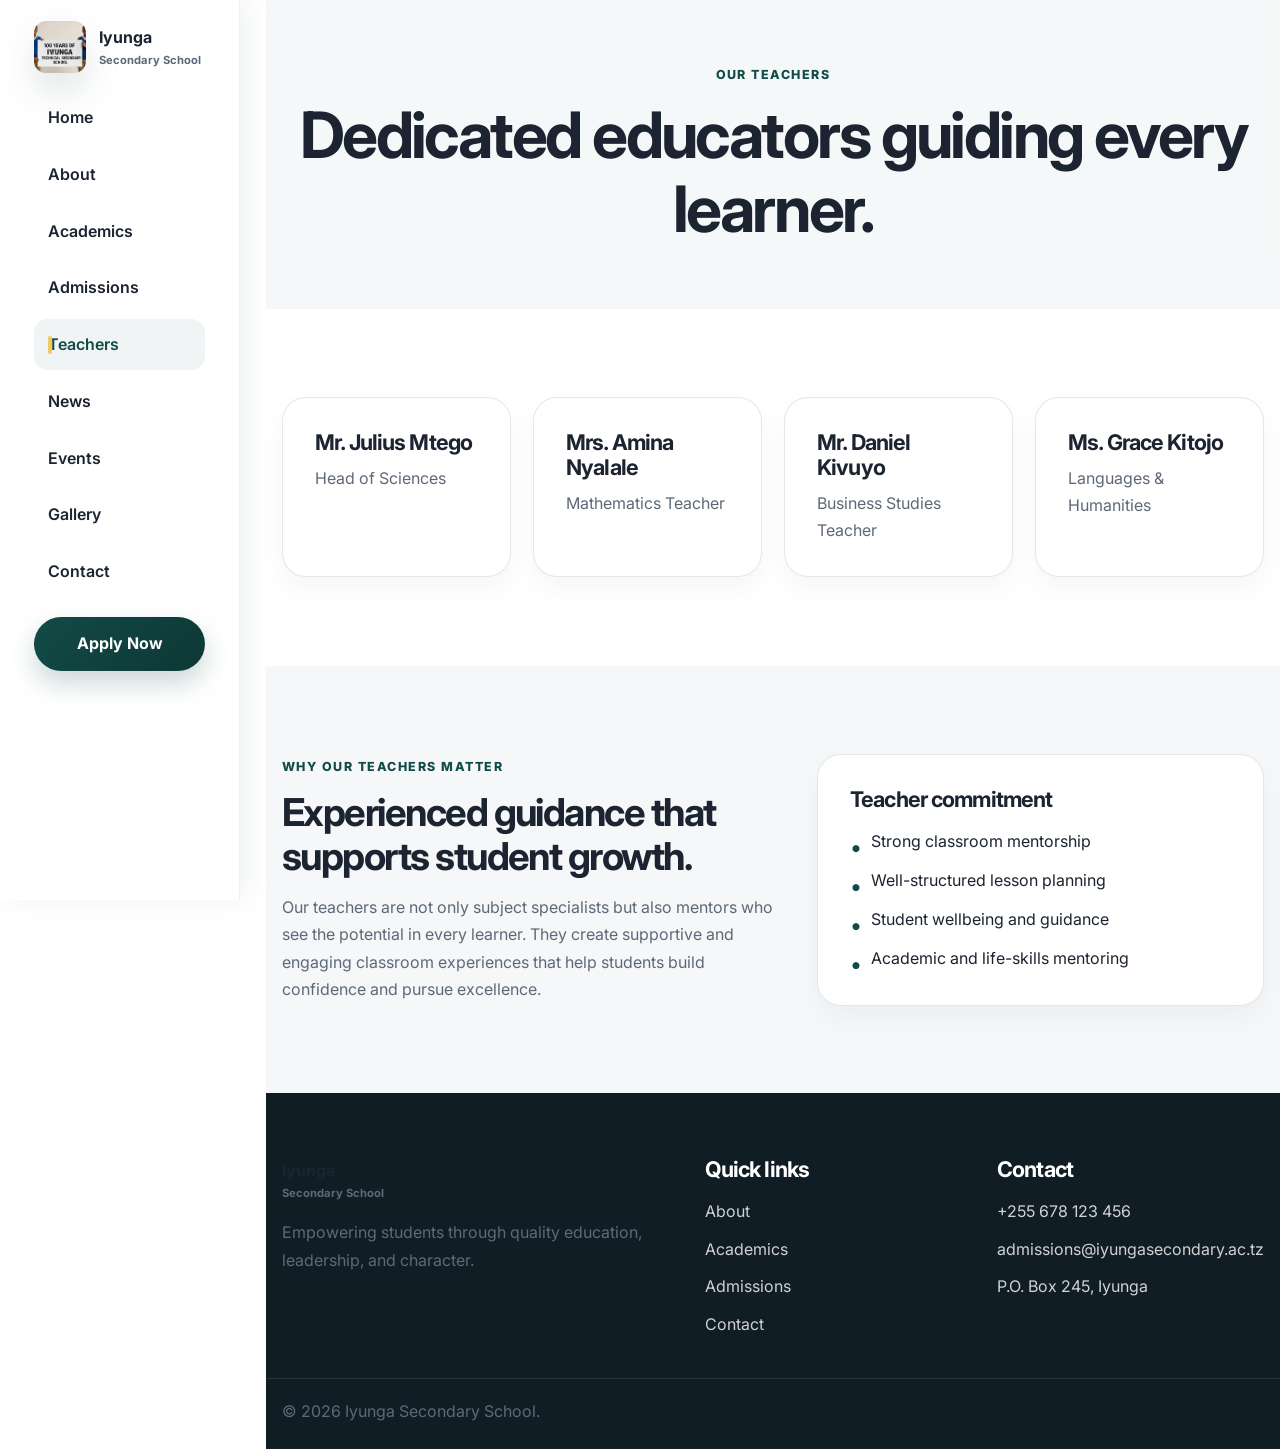
<file: teachers.html>
<!DOCTYPE html>
<html lang="en">
  <head>
    <meta charset="UTF-8" />
    <meta name="viewport" content="width=device-width, initial-scale=1.0" />
    <title>Teachers | Iyunga Secondary School</title>
    <link rel="preconnect" href="https://fonts.googleapis.com" />
    <link rel="preconnect" href="https://fonts.gstatic.com" crossorigin />
    <link href="https://fonts.googleapis.com/css2?family=Inter:wght@400;500;600;700;800&display=swap" rel="stylesheet" />
    <link rel="stylesheet" href="assets/css/style.css" />
    <link rel="stylesheet" href="assets/css/responsive.css" />
  </head>
  <body>
    <header class="site-header">
      <div class="container nav-wrap">
        <a href="index.html" class="brand"><img src="assets/images/gallery/logo.jpg" alt="Iyunga Secondary School logo" class="brand-logo" /><span class="brand-text"><strong>Iyunga</strong><small>Secondary School</small></span></a>
        <button class="nav-toggle" type="button" aria-expanded="false" aria-label="Toggle menu"><span class="bar"></span><span class="bar"></span><span class="bar"></span></button>
        <nav class="main-nav" aria-label="Main navigation">
          <a href="index.html">Home</a>
          <a href="about.html">About</a>
          <a href="academics.html">Academics</a>
          <a href="admissions.html">Admissions</a>
          <a href="teachers.html" class="active">Teachers</a>
          <a href="news.html">News</a>
          <a href="events.html">Events</a>
          <a href="gallery.html">Gallery</a>
          <a href="contact.html">Contact</a>
        </nav>
        <a href="admissions.html" class="btn btn-primary nav-cta">Apply Now</a>
      </div>
    </header>

    <main>
      <section class="page-header">
        <div class="container">
          <p class="section-tag">Our teachers</p>
          <h1>Dedicated educators guiding every learner.</h1>
        </div>
      </section>

      <section class="section">
        <div class="container">
          <div class="card-grid four-col">
            <article class="content-panel">
              <h3>Mr. Julius Mtego</h3>
              <p>Head of Sciences</p>
            </article>
            <article class="content-panel">
              <h3>Mrs. Amina Nyalale</h3>
              <p>Mathematics Teacher</p>
            </article>
            <article class="content-panel">
              <h3>Mr. Daniel Kivuyo</h3>
              <p>Business Studies Teacher</p>
            </article>
            <article class="content-panel">
              <h3>Ms. Grace Kitojo</h3>
              <p>Languages & Humanities</p>
            </article>
          </div>
        </div>
      </section>

      <section class="section section-alt">
        <div class="container split-layout">
          <div>
            <p class="section-tag">Why our teachers matter</p>
            <h2>Experienced guidance that supports student growth.</h2>
            <p>Our teachers are not only subject specialists but also mentors who see the potential in every learner. They create supportive and engaging classroom experiences that help students build confidence and pursue excellence.</p>
          </div>
          <div class="content-panel">
            <h3>Teacher commitment</h3>
            <ul class="list-bullets">
              <li>Strong classroom mentorship</li>
              <li>Well-structured lesson planning</li>
              <li>Student wellbeing and guidance</li>
              <li>Academic and life-skills mentoring</li>
            </ul>
          </div>
        </div>
      </section>
    </main>

    <footer class="site-footer">
      <div class="container footer-grid">
        <div>
          <a href="index.html" class="brand footer-brand"><span class="brand-mark">I</span><span class="brand-text"><strong>Iyunga</strong><small>Secondary School</small></span></a>
          <p>Empowering students through quality education, leadership, and character.</p>
        </div>
        <div>
          <h3>Quick links</h3>
          <ul>
            <li><a href="about.html">About</a></li>
            <li><a href="academics.html">Academics</a></li>
            <li><a href="admissions.html">Admissions</a></li>
            <li><a href="contact.html">Contact</a></li>
          </ul>
        </div>
        <div>
          <h3>Contact</h3>
          <ul>
            <li>+255 678 123 456</li>
            <li>admissions@iyungasecondary.ac.tz</li>
            <li>P.O. Box 245, Iyunga</li>
          </ul>
        </div>
      </div>
      <div class="footer-bottom"><div class="container"><p>© <span id="year"></span> Iyunga Secondary School.</p></div></div>
    </footer>

    <script src="assets/js/navbar.js"></script>
    <script src="assets/js/main.js"></script>
  </body>
</html>
</file>
<file: css/styles.css>
:root {
  --primary: #134e4a;
  --primary-dark: #0f3d3d;
  --secondary: #f5c451;
  --accent: #d97706;
  --ink: #17212b;
  --muted: #5d6876;
  --paper: #f6f9fb;
  --card: #ffffff;
  --border: rgba(19, 78, 74, 0.12);
  --shadow: 0 16px 40px rgba(15, 61, 61, 0.12);
  --radius: 22px;
  --sidebar-width: 240px;
}

* {
  box-sizing: border-box;
  margin: 0;
  padding: 0;
}

html {
  scroll-behavior: smooth;
}

body {
  font-family: "Inter", sans-serif;
  color: var(--ink);
  background: #fff;
  line-height: 1.7;
  padding-left: calc(var(--sidebar-width) + 26px);
  overflow-x: hidden;
}

a {
  color: inherit;
  text-decoration: none;
}

img {
  display: block;
  max-width: 100%;
}

button,
input,
textarea {
  font: inherit;
}

.container {
  width: min(1120px, calc(100% - 2rem));
  margin: 0 auto;
}

.section {
  padding: 6rem 0;
}

.section.neutral {
  background: var(--paper);
}

.section-tag {
  color: var(--primary);
  font-weight: 700;
  letter-spacing: 0.12em;
  text-transform: uppercase;
  font-size: 0.75rem;
  margin-bottom: 0.8rem;
}

h1,
h2,
h3 {
  color: var(--ink);
  line-height: 1.15;
}

h1 {
  font-size: clamp(2.7rem, 4vw, 4.2rem);
  letter-spacing: -0.06em;
  margin-bottom: 1rem;
}

h2 {
  font-size: clamp(2rem, 2.6vw, 3rem);
  margin-bottom: 1rem;
}

h3 {
  font-size: 1.35rem;
  margin-bottom: 0.65rem;
}

p {
  color: var(--muted);
}

.site-header {
  position: fixed;
  top: 0;
  left: 0;
  bottom: 0;
  width: var(--sidebar-width);
  z-index: 1000;
  background: rgba(255, 255, 255, 0.96);
  backdrop-filter: blur(12px);
  border-right: 1px solid rgba(19, 78, 74, 0.08);
  box-shadow: 8px 0 26px rgba(15, 61, 61, 0.06);
}

.navbar {
  display: flex;
  flex-direction: column;
  align-items: stretch;
  justify-content: flex-start;
  gap: 1.2rem;
  min-height: 100%;
  padding: 1.25rem 1rem 1.5rem;
}

.brand {
  display: inline-flex;
  align-items: center;
  gap: 0.8rem;
  font-weight: 700;
}

.brand strong {
  display: block;
  font-size: 1.1rem;
  color: var(--ink);
}

.brand small {
  display: block;
  color: var(--muted);
  font-size: 0.72rem;
  font-weight: 600;
}

.brand-logo {
  display: block;
  width: 52px;
  height: 52px;
  border-radius: 12px;
  object-fit: contain;
  background: rgba(19, 78, 74, 0.04);
  box-shadow: var(--shadow);
}

.brand-mark {
  display: none;
}

.nav-menu {
  display: flex;
  flex-direction: column;
  align-items: stretch;
  gap: 0.45rem;
  width: 100%;
}

.nav-menu a {
  opacity: 1;
  transform: translateX(0);
  transition: transform 0.25s ease, background 0.2s ease, color 0.2s ease;
}

.nav-menu a {
  position: relative;
  display: flex;
  align-items: center;
  min-height: 46px;
  padding: 0.8rem 0.9rem;
  border-radius: 12px;
  font-weight: 600;
  color: var(--ink);
  transition: background 0.2s ease, color 0.2s ease, transform 0.2s ease;
}

.nav-menu a::after {
  content: "";
  position: absolute;
  left: 0.9rem;
  top: 50%;
  width: 4px;
  height: 18px;
  background: var(--secondary);
  border-radius: 999px;
  transform: translateY(-50%) scaleY(0);
  transform-origin: center;
  transition: transform 0.25s ease;
}

.nav-menu a:hover,
.nav-menu a:focus-visible,
.nav-menu a.active {
  background: rgba(19, 78, 74, 0.06);
  color: var(--primary);
}

.nav-menu a:hover::after,
.nav-menu a:focus-visible::after,
.nav-menu a.active::after {
  transform: translateY(-50%) scaleY(1);
}

.nav-menu a:focus-visible,
.nav-toggle:focus-visible,
.btn:focus-visible {
  outline: 3px solid rgba(19, 78, 74, 0.2);
  outline-offset: 2px;
}

.btn {
  display: inline-flex;
  align-items: center;
  justify-content: center;
  padding: 0.9rem 1.5rem;
  border-radius: 999px;
  border: 1px solid transparent;
  font-weight: 700;
  cursor: pointer;
  transition: transform 0.25s ease, box-shadow 0.25s ease, background 0.25s ease;
}

.btn:hover,
.btn:focus-visible {
  transform: translateY(-2px);
}

.btn-primary {
  background: linear-gradient(135deg, var(--primary), var(--primary-dark));
  color: white;
  box-shadow: 0 14px 24px rgba(19, 78, 74, 0.2);
}

.btn-secondary {
  background: rgba(19, 78, 74, 0.08);
  color: var(--primary);
  border-color: rgba(19, 78, 74, 0.12);
}

.nav-cta {
  white-space: nowrap;
}

.hero {
  position: relative;
  padding: 4rem 0 4.5rem;
  background: linear-gradient(135deg, rgba(19, 78, 74, 0.02), rgba(245, 196, 81, 0.1));
}

.hero-grid {
  display: grid;
  grid-template-columns: 1.1fr 0.9fr;
  align-items: center;
  gap: 3rem;
}

.eyebrow {
  display: inline-block;
  background: rgba(19, 78, 74, 0.08);
  color: var(--primary);
  font-weight: 700;
  letter-spacing: 0.08em;
  text-transform: uppercase;
  font-size: 0.76rem;
  border-radius: 999px;
  padding: 0.55rem 0.9rem;
  margin-bottom: 1rem;
}

.lead {
  font-size: 1.08rem;
  max-width: 620px;
}

.hero-actions {
  display: flex;
  flex-wrap: wrap;
  gap: 1rem;
  margin-top: 2rem;
}

.hero-stats {
  display: grid;
  grid-template-columns: repeat(3, minmax(100px, 1fr));
  gap: 1rem;
  margin-top: 2.5rem;
  list-style: none;
}

.hero-stats li {
  background: rgba(255, 255, 255, 0.7);
  border: 1px solid var(--border);
  border-radius: 18px;
  padding: 1.1rem 1rem;
}

.hero-stats strong {
  display: block;
  font-size: 1.5rem;
  color: var(--primary);
}

.hero-stats span {
  color: var(--muted);
  font-size: 0.85rem;
}

.hero-visual {
  position: relative;
  border-radius: var(--radius);
  overflow: hidden;
  box-shadow: var(--shadow);
}

.hero-visual img {
  width: 100%;
  min-height: 520px;
  object-fit: cover;
}

.floating-card {
  position: absolute;
  right: 1.2rem;
  bottom: 1.2rem;
  max-width: 260px;
  background: rgba(255, 255, 255, 0.95);
  border: 1px solid var(--border);
  border-radius: 18px;
  padding: 1rem 1.1rem;
  box-shadow: 0 12px 28px rgba(15, 61, 61, 0.14);
}

.badge {
  display: inline-block;
  margin-bottom: 0.5rem;
  color: var(--primary);
  background: rgba(19, 78, 74, 0.09);
  border-radius: 999px;
  padding: 0.3rem 0.55rem;
  font-size: 0.68rem;
  font-weight: 700;
  text-transform: uppercase;
  letter-spacing: 0.08em;
}

.floating-card strong {
  display: block;
  margin-bottom: 0.4rem;
  color: var(--ink);
}

.floating-card small {
  color: var(--muted);
}

.stats-bar {
  background: var(--primary-dark);
  color: white;
  padding: 1.3rem 0;
}

.stats-grid {
  display: grid;
  grid-template-columns: repeat(4, minmax(0, 1fr));
  gap: 1rem;
}

.stat-item {
  text-align: center;
}

.stat-item strong {
  display: block;
  font-size: clamp(1.5rem, 2vw, 2.1rem);
  color: white;
}

.stat-item span {
  color: rgba(255, 255, 255, 0.8);
  font-size: 0.85rem;
}

.two-column {
  display: grid;
  grid-template-columns: 1.05fr 0.95fr;
  align-items: center;
  gap: 3rem;
}

.value-list {
  display: grid;
  grid-template-columns: repeat(2, minmax(0, 1fr));
  gap: 1rem;
  margin-top: 2rem;
}

.value-list article {
  background: var(--paper);
  border: 1px solid var(--border);
  border-radius: 18px;
  padding: 1.2rem;
}

.about-panel {
  position: relative;
}

.about-panel img {
  border-radius: var(--radius);
  min-height: 500px;
  object-fit: cover;
  box-shadow: var(--shadow);
}

.panel-card {
  position: absolute;
  left: 1rem;
  bottom: 1rem;
  display: grid;
  grid-template-columns: repeat(2, minmax(0, 1fr));
  gap: 0.8rem;
  width: min(85%, 420px);
  background: rgba(255, 255, 255, 0.96);
  border: 1px solid var(--border);
  border-radius: 18px;
  padding: 1rem;
  box-shadow: 0 12px 28px rgba(15, 61, 61, 0.14);
}

.mini-label {
  display: block;
  color: var(--muted);
  font-size: 0.75rem;
  margin-bottom: 0.35rem;
}

.section-heading {
  max-width: 700px;
  margin-bottom: 2.5rem;
}

.card-grid {
  display: grid;
  gap: 1.5rem;
}

.programs-grid,
.facilities-grid {
  grid-template-columns: repeat(4, minmax(0, 1fr));
}

.info-card,
.facility-card {
  background: var(--card);
  border: 1px solid var(--border);
  border-radius: 20px;
  padding: 1.5rem;
  box-shadow: 0 12px 24px rgba(16, 24, 40, 0.04);
}

.icon-box {
  display: inline-flex;
  align-items: center;
  justify-content: center;
  min-width: 62px;
  height: 62px;
  border-radius: 14px;
  background: rgba(19, 78, 74, 0.08);
  color: var(--primary);
  font-weight: 700;
  margin-bottom: 1rem;
}

.icon-circle {
  display: inline-flex;
  align-items: center;
  justify-content: center;
  width: 62px;
  height: 62px;
  border-radius: 50%;
  background: rgba(245, 196, 81, 0.18);
  font-size: 1.8rem;
  margin-bottom: 1rem;
}

.news-list {
  display: grid;
  gap: 1.2rem;
}

.news-item {
  display: grid;
  grid-template-columns: 110px 1fr;
  gap: 1.25rem;
  align-items: center;
  background: var(--card);
  border: 1px solid var(--border);
  border-radius: 20px;
  padding: 1.4rem 1.2rem;
}

.news-date {
  background: rgba(19, 78, 74, 0.08);
  border-radius: 18px;
  text-align: center;
  padding: 1rem 0.4rem;
  color: var(--primary);
}

.news-date span {
  display: block;
  font-size: 2rem;
  font-weight: 800;
  line-height: 1;
}

.news-date small {
  font-weight: 700;
  letter-spacing: 0.08em;
  text-transform: uppercase;
}

.news-content h3 {
  margin-bottom: 0.4rem;
}

.news-content a {
  display: inline-block;
  margin-top: 0.7rem;
  color: var(--primary);
  font-weight: 700;
}

.activities-grid {
  grid-template-columns: repeat(3, minmax(0, 1fr));
}

.activity-card {
  background: var(--card);
  border: 1px solid var(--border);
  border-radius: 20px;
  overflow: hidden;
  box-shadow: 0 14px 28px rgba(16, 24, 40, 0.04);
}

.activity-card img {
  width: 100%;
  height: 240px;
  object-fit: cover;
}

.activity-body {
  padding: 1.25rem 1.2rem 1.5rem;
}

.contact-section {
  background: linear-gradient(135deg, rgba(19, 78, 74, 0.05), rgba(245, 196, 81, 0.09));
}

.contact-grid {
  display: grid;
  grid-template-columns: 0.95fr 1.05fr;
  gap: 2rem;
  align-items: start;
}

.contact-list {
  list-style: none;
  margin-top: 1.5rem;
  display: grid;
  gap: 0.8rem;
  color: var(--ink);
}

.contact-form {
  background: rgba(255, 255, 255, 0.8);
  border: 1px solid var(--border);
  border-radius: var(--radius);
  padding: 1.5rem;
  box-shadow: var(--shadow);
}

.input-group {
  margin-bottom: 1rem;
}

.input-group label {
  display: block;
  font-weight: 600;
  margin-bottom: 0.55rem;
  color: var(--ink);
}

.input-group input,
.input-group textarea {
  width: 100%;
  padding: 0.9rem 1rem;
  border: 1px solid rgba(19, 78, 74, 0.2);
  border-radius: 14px;
  background: white;
  color: var(--ink);
}

.input-group input:focus,
.input-group textarea:focus {
  outline: 2px solid rgba(19, 78, 74, 0.2);
  border-color: var(--primary);
}

.form-status {
  margin-top: 0.8rem;
  min-height: 1.4em;
  color: var(--primary);
  font-weight: 600;
}

.site-footer {
  background: #101c22;
  padding-top: 4.5rem;
  color: rgba(255, 255, 255, 0.8);
}

.footer-grid {
  display: grid;
  grid-template-columns: 1.2fr 0.8fr 0.8fr;
  gap: 2rem;
}

.footer-brand {
  margin-bottom: 1rem;
  color: white;
}

.site-footer h3 {
  color: white;
  margin-bottom: 1rem;
}

.site-footer ul {
  list-style: none;
  display: grid;
  gap: 0.6rem;
}

.site-footer a,
.site-footer li {
  color: rgba(255, 255, 255, 0.8);
}

.footer-bottom {
  border-top: 1px solid rgba(255, 255, 255, 0.12);
  margin-top: 2.5rem;
  padding: 1.2rem 0;
}

.reveal {
  opacity: 0;
  transform: translateY(22px);
  transition: opacity 0.7s ease, transform 0.7s ease;
}

.reveal.is-visible {
  opacity: 1;
  transform: translateY(0);
}

.nav-toggle {
  display: none;
  background: transparent;
  border: 0;
  cursor: pointer;
  padding: 0.6rem;
  border-radius: 12px;
  margin-left: auto;
}

.hamburger,
.hamburger::before,
.hamburger::after {
  display: block;
  position: relative;
  width: 24px;
  height: 2px;
  border-radius: 4px;
  background: var(--ink);
  transition: transform 0.25s ease, opacity 0.25s ease, top 0.25s ease;
}

.hamburger::before,
.hamburger::after {
  content: "";
  position: absolute;
  left: 0;
}

.hamburger::before {
  top: -7px;
}

.hamburger::after {
  top: 7px;
}

.nav-toggle[aria-expanded="true"] .hamburger {
  background: transparent;
}

.nav-toggle[aria-expanded="true"] .hamburger::before {
  top: 0;
  transform: rotate(45deg);
}

.nav-toggle[aria-expanded="true"] .hamburger::after {
  top: 0;
  transform: rotate(-45deg);
}

@media (max-width: 980px) {
  body {
    padding-left: 0;
  }

  .site-header {
    position: sticky;
    top: 0;
    left: 0;
    width: 100%;
    bottom: auto;
    border-right: none;
    border-bottom: 1px solid rgba(19, 78, 74, 0.08);
  }

  .navbar {
    flex-direction: row;
    align-items: center;
    justify-content: space-between;
    min-height: 78px;
    padding: 0.9rem 1rem;
  }

  .nav-menu {
    position: absolute;
    top: 78px;
    left: 1rem;
    right: 1rem;
    display: flex;
    width: auto;
    padding: 0.9rem;
    background: rgba(255, 255, 255, 0.97);
    border: 1px solid rgba(19, 78, 74, 0.08);
    border-radius: 18px;
    box-shadow: var(--shadow);
    opacity: 0;
    visibility: hidden;
    pointer-events: none;
    transform: translateY(-12px);
    transition: opacity 0.28s ease, transform 0.28s ease, visibility 0.28s ease;
  }

  .nav-menu.is-open {
    opacity: 1 !important;
    visibility: visible !important;
    pointer-events: auto !important;
    transform: translateY(0) !important;
  }

  .nav-menu a {
    opacity: 0;
    transform: translateX(-10px);
    transition: opacity 0.22s ease, transform 0.22s ease;
  }

  .nav-menu.is-open a {
    opacity: 1 !important;
    transform: translateX(0) !important;
  }

  .nav-toggle {
    display: inline-flex;
    align-items: center;
    justify-content: center;
  }

  .hero-grid,
  .two-column,
  .contact-grid,
  .footer-grid {
    grid-template-columns: 1fr;
  }

  .programs-grid,
  .facilities-grid {
    grid-template-columns: repeat(2, minmax(0, 1fr));
  }

  .activities-grid {
    grid-template-columns: 1fr;
  }
}

@media (max-width: 760px) {
  .nav-cta {
    display: none;
  }

  .stats-grid {
    grid-template-columns: repeat(2, minmax(0, 1fr));
  }

  .value-list {
    grid-template-columns: 1fr;
  }
}

@media (max-width: 560px) {
  .section {
    padding: 5rem 0;
  }

  .hero {
    padding-top: 3rem;
  }

  .hero-stats,
  .stats-grid,
  .programs-grid,
  .facilities-grid {
    grid-template-columns: 1fr;
  }

  .news-item {
    grid-template-columns: 1fr;
  }
}
</file>
<file: assets/css/style.css>
:root {
  --primary: #124b47;
  --primary-dark: #0d3735;
  --accent: #f4c95d;
  --text: #1b2430;
  --muted: #5e6977;
  --paper: #f5f7f9;
  --card: #ffffff;
  --border: rgba(18, 75, 71, 0.12);
  --shadow: 0 18px 36px rgba(13, 55, 53, 0.12);
  --radius: 22px;
  --sidebar-width: 240px;
  --sidebar-gap: 18px;
}

* {
  box-sizing: border-box;
  margin: 0;
  padding: 0;
}

html {
  scroll-behavior: smooth;
}

body {
  font-family: "Inter", sans-serif;
  color: var(--text);
  background: #fff;
  line-height: 1.7;
  padding-left: calc(var(--sidebar-width) + 26px);
  overflow-x: hidden;
}

a {
  color: inherit;
  text-decoration: none;
}

img {
  display: block;
  width: 100%;
}

button,
input,
textarea {
  font: inherit;
}

.container {
  width: min(1120px, calc(100% - 2rem));
  margin: 0 auto;
}

.section {
  padding: 5.5rem 0;
}

.section-alt {
  background: var(--paper);
}

h1,
h2,
h3 {
  line-height: 1.15;
  letter-spacing: -0.04em;
}

h1 {
  font-size: clamp(2.7rem, 5vw, 4.4rem);
  margin-bottom: 1rem;
}

h2 {
  font-size: clamp(2rem, 3vw, 2.8rem);
  margin-bottom: 1rem;
}

h3 {
  font-size: 1.35rem;
  margin-bottom: 0.65rem;
}

p {
  color: var(--muted);
}

.site-header {
  position: fixed;
  left: 0;
  top: 0;
  bottom: 0;
  width: var(--sidebar-width);
  z-index: 1000;
  background: rgba(255, 255, 255, 0.96);
  backdrop-filter: blur(12px);
  border-right: 1px solid rgba(18, 75, 71, 0.08);
  box-shadow: 8px 0 24px rgba(13, 55, 53, 0.06);
}

.nav-wrap {
  display: flex;
  flex-direction: column;
  align-items: stretch;
  justify-content: flex-start;
  min-height: 100%;
  gap: 1.2rem;
  padding: 1.3rem var(--sidebar-gap) 1.4rem;
}

.brand {
  display: inline-flex;
  align-items: center;
  gap: 0.8rem;
  font-weight: 700;
}

.brand-logo {
  display: block;
  width: 52px;
  height: 52px;
  object-fit: contain;
  border-radius: 12px;
  background: rgba(18, 75, 71, 0.04);
  box-shadow: var(--shadow);
}

.brand-mark {
  display: none;
}

.brand-text strong,
.brand-text small {
  display: block;
}

.brand-text strong {
  color: var(--text);
}

.brand-text small {
  color: var(--muted);
  font-size: 0.7rem;
}

.main-nav {
  display: flex;
  flex-direction: column;
  align-items: stretch;
  gap: 0.35rem;
  width: 100%;
}

.main-nav a {
  opacity: 1;
  transform: translateX(0);
  transition: transform 0.25s ease, background 0.2s ease, color 0.2s ease;
}

.main-nav a {
  position: relative;
  display: flex;
  align-items: center;
  min-height: 46px;
  padding: 0.75rem 0.9rem;
  border-radius: 14px;
  font-weight: 600;
  color: var(--text);
  transition: background 0.2s ease, color 0.2s ease, transform 0.2s ease;
}

.main-nav a::after {
  content: "";
  position: absolute;
  left: 0.9rem;
  top: 50%;
  width: 4px;
  height: 18px;
  border-radius: 999px;
  background: var(--accent);
  transform: translateY(-50%) scaleY(0);
  transform-origin: center;
  transition: transform 0.25s ease;
}

.main-nav a:hover,
.main-nav a.active,
.main-nav a:focus-visible {
  background: rgba(18, 75, 71, 0.06);
  color: var(--primary);
}

.main-nav a:hover::after,
.main-nav a.active::after,
.main-nav a:focus-visible::after {
  transform: translateY(-50%) scaleY(1);
}

.main-nav a:focus-visible,
.nav-toggle:focus-visible,
.btn:focus-visible,
.input-group input:focus,
.input-group textarea:focus {
  outline: 3px solid rgba(18, 75, 71, 0.2);
  outline-offset: 2px;
}

.btn {
  display: inline-flex;
  align-items: center;
  justify-content: center;
  min-height: 48px;
  padding: 0.8rem 1.4rem;
  border-radius: 999px;
  font-weight: 700;
  border: 1px solid transparent;
  transition: transform 0.2s ease, box-shadow 0.2s ease;
  white-space: nowrap;
}

.btn:hover {
  transform: translateY(-2px);
}

.btn-primary {
  background: linear-gradient(135deg, var(--primary), var(--primary-dark));
  color: white;
  box-shadow: 0 12px 26px rgba(18, 75, 71, 0.22);
}

.btn-secondary {
  background: rgba(18, 75, 71, 0.08);
  border-color: rgba(18, 75, 71, 0.12);
  color: var(--primary);
}

.hero {
  background: linear-gradient(135deg, rgba(18, 75, 71, 0.04), rgba(244, 201, 93, 0.12));
  padding: 4.5rem 0 4rem;
}

.hero-grid {
  display: grid;
  grid-template-columns: 1.05fr 0.95fr;
  gap: 2.7rem;
  align-items: center;
}

.eyebrow {
  display: inline-block;
  padding: 0.5rem 0.9rem;
  border-radius: 999px;
  background: rgba(18, 75, 71, 0.08);
  color: var(--primary);
  font-size: 0.72rem;
  font-weight: 800;
  letter-spacing: 0.14em;
  text-transform: uppercase;
  margin-bottom: 1rem;
}

.hero-copy p {
  max-width: 640px;
  font-size: 1.08rem;
}

.hero-actions {
  display: flex;
  flex-wrap: wrap;
  gap: 1rem;
  margin-top: 2rem;
}

.hero-stats {
  list-style: none;
  display: grid;
  grid-template-columns: repeat(3, minmax(100px, 1fr));
  gap: 1rem;
  margin-top: 2rem;
}

.hero-stats li {
  background: rgba(255, 255, 255, 0.7);
  border: 1px solid var(--border);
  border-radius: 18px;
  padding: 1rem 0.8rem;
}

.hero-stats strong {
  display: block;
  font-size: 1.6rem;
  color: var(--primary);
}

.hero-stats span {
  font-size: 0.8rem;
  color: var(--muted);
}

.hero-visual {
  position: relative;
  border-radius: var(--radius);
  overflow: hidden;
  box-shadow: var(--shadow);
}

.hero-visual img {
  min-height: 520px;
  object-fit: cover;
}

.floating-card {
  position: absolute;
  right: 1.2rem;
  bottom: 1.2rem;
  width: min(270px, 80%);
  background: rgba(255, 255, 255, 0.96);
  border: 1px solid var(--border);
  border-radius: 18px;
  padding: 1rem 1.1rem;
  box-shadow: 0 14px 28px rgba(13, 55, 53, 0.14);
}

.tag {
  display: inline-block;
  background: rgba(18, 75, 71, 0.08);
  color: var(--primary);
  border-radius: 999px;
  padding: 0.3rem 0.6rem;
  font-size: 0.68rem;
  font-weight: 700;
  letter-spacing: 0.08em;
  text-transform: uppercase;
  margin-bottom: 0.5rem;
}

.floating-card strong {
  display: block;
  margin-bottom: 0.3rem;
}

.stats-strip {
  background: var(--primary-dark);
  color: white;
  padding: 1.1rem 0;
}

.stats-grid {
  display: grid;
  grid-template-columns: repeat(4, minmax(0, 1fr));
  gap: 1rem;
  text-align: center;
}

.stats-grid strong {
  display: block;
  font-size: clamp(1.6rem, 2vw, 2rem);
  color: white;
}

.stats-grid span {
  color: rgba(255, 255, 255, 0.8);
  font-size: 0.85rem;
}

.split-layout {
  display: grid;
  grid-template-columns: 1.05fr 0.95fr;
  gap: 2.5rem;
  align-items: center;
}

.feature-list {
  display: grid;
  grid-template-columns: repeat(2, minmax(0, 1fr));
  gap: 1rem;
  margin-top: 2rem;
}

.feature-list article {
  background: var(--paper);
  border: 1px solid var(--border);
  border-radius: 18px;
  padding: 1.2rem;
}

.image-panel {
  position: relative;
}

.image-panel img {
  border-radius: var(--radius);
  min-height: 500px;
  object-fit: cover;
  box-shadow: var(--shadow);
}

.mini-card {
  position: absolute;
  left: 1rem;
  bottom: 1rem;
  width: min(360px, 80%);
  display: grid;
  grid-template-columns: repeat(2, minmax(0, 1fr));
  gap: 1rem;
  background: rgba(255, 255, 255, 0.95);
  border: 1px solid var(--border);
  border-radius: 18px;
  padding: 1rem;
  box-shadow: 0 14px 24px rgba(13, 55, 53, 0.12);
}

.mini-card small {
  display: block;
  color: var(--muted);
  margin-bottom: 0.35rem;
}

.section-heading {
  margin-bottom: 2.2rem;
  max-width: 700px;
}

.card-grid {
  display: grid;
  gap: 1.4rem;
}

.four-col {
  grid-template-columns: repeat(4, minmax(0, 1fr));
}

.three-col {
  grid-template-columns: repeat(3, minmax(0, 1fr));
}

.info-card,
.gallery-card,
.news-item,
.content-panel,
.feature-list article {
  background: var(--card);
  border: 1px solid var(--border);
  border-radius: 20px;
  overflow: hidden;
  box-shadow: 0 12px 24px rgba(16, 24, 40, 0.04);
  transition: transform 0.25s ease, box-shadow 0.25s ease, border-color 0.25s ease;
}

.info-card,
.gallery-card,
.content-panel,
.feature-list article {
  will-change: transform;
}

.info-card:hover,
.gallery-card:hover,
.news-item:hover,
.content-panel:hover,
.feature-list article:hover {
  transform: translateY(-8px);
  box-shadow: 0 18px 32px rgba(16, 24, 40, 0.08);
  border-color: rgba(18, 75, 71, 0.18);
}

.info-card {
  padding: 1.5rem;
}

.icon-box,
.icon-circle {
  display: inline-flex;
  align-items: center;
  justify-content: center;
  margin-bottom: 1rem;
}

.icon-box {
  width: 62px;
  height: 62px;
  border-radius: 14px;
  background: rgba(18, 75, 71, 0.08);
  color: var(--primary);
  font-weight: 800;
}

.icon-circle {
  width: 62px;
  height: 62px;
  border-radius: 50%;
  background: rgba(244, 201, 93, 0.2);
  font-size: 1.8rem;
}

.news-list {
  display: grid;
  gap: 1.1rem;
}

.news-item {
  display: grid;
  grid-template-columns: 110px 1fr;
  gap: 1.1rem;
  align-items: center;
  background: var(--card);
  border: 1px solid var(--border);
  border-radius: 20px;
  padding: 1.1rem 1.2rem;
}

.news-date {
  background: rgba(18, 75, 71, 0.08);
  text-align: center;
  border-radius: 18px;
  padding: 1rem 0.5rem;
  color: var(--primary);
}

.news-date span {
  display: block;
  font-size: 2rem;
  font-weight: 800;
}

.news-date small {
  text-transform: uppercase;
  letter-spacing: 0.08em;
}

.gallery-card img {
  height: 240px;
  object-fit: cover;
}

.card-body {
  padding: 1.2rem 1rem 1.4rem;
}

.section-tag {
  color: var(--primary);
  font-size: 0.78rem;
  font-weight: 800;
  letter-spacing: 0.12em;
  text-transform: uppercase;
  margin-bottom: 0.8rem;
}

.page-header {
  padding: 4rem 0 3rem;
  background: rgba(18, 75, 71, 0.04);
}

.page-header .container {
  text-align: center;
}

.content-panel {
  background: var(--card);
  border: 1px solid var(--border);
  border-radius: 24px;
  padding: 2rem;
  box-shadow: 0 12px 26px rgba(16, 24, 40, 0.04);
}

.grid-two {
  display: grid;
  grid-template-columns: repeat(2, minmax(0, 1fr));
  gap: 1.5rem;
}

.list-bullets {
  list-style: none;
  display: grid;
  gap: 0.75rem;
  margin-top: 1rem;
}

.list-bullets li {
  position: relative;
  padding-left: 1.3rem;
  color: var(--text);
}

.list-bullets li::before {
  content: "•";
  position: absolute;
  left: 0;
  color: var(--primary);
  font-size: 1.4rem;
}

.site-footer {
  background: #111d25;
  color: rgba(255, 255, 255, 0.8);
  padding-top: 4rem;
}

.footer-grid {
  display: grid;
  grid-template-columns: 1.2fr 0.8fr 0.8fr;
  gap: 2rem;
}

.footer-brand {
  margin-bottom: 1rem;
  color: white;
}

.site-footer h3 {
  color: white;
  margin-bottom: 1rem;
}

.site-footer ul {
  list-style: none;
  display: grid;
  gap: 0.65rem;
}

.footer-bottom {
  border-top: 1px solid rgba(255, 255, 255, 0.1);
  padding: 1.2rem 0 1.5rem;
  margin-top: 2.5rem;
}

.contact-form {
  display: grid;
  gap: 1rem;
  background: var(--card);
  border: 1px solid var(--border);
  border-radius: 20px;
  padding: 1.5rem;
}

.input-group {
  display: grid;
  gap: 0.45rem;
}

.input-group label {
  font-weight: 600;
}

.input-group input,
.input-group textarea {
  width: 100%;
  border: 1px solid rgba(18, 75, 71, 0.15);
  border-radius: 14px;
  background: white;
  padding: 0.9rem 1rem;
}

.input-group input:focus,
.input-group textarea:focus {
  outline: 2px solid rgba(18, 75, 71, 0.15);
  border-color: var(--primary);
}

.form-status {
  min-height: 1.5em;
  color: var(--primary);
  font-weight: 600;
}

.nav-toggle {
  display: none;
  background: none;
  border: 0;
  cursor: pointer;
  padding: 0.6rem;
  border-radius: 12px;
  margin-left: auto;
}

.bar {
  display: block;
  width: 24px;
  height: 3px;
  border-radius: 4px;
  background: var(--text);
  margin: 4px 0;
  transition: transform 0.25s ease, opacity 0.25s ease;
}

.nav-toggle[aria-expanded="true"] .bar:nth-child(1) {
  transform: translateY(7px) rotate(45deg);
}

.nav-toggle[aria-expanded="true"] .bar:nth-child(2) {
  opacity: 0;
}

.nav-toggle[aria-expanded="true"] .bar:nth-child(3) {
  transform: translateY(-7px) rotate(-45deg);
}

.payment-section {
  background: linear-gradient(180deg, rgba(18, 75, 71, 0.03), rgba(12, 92, 59, 0.02));
}

.payment-shell {
  display: grid;
  grid-template-columns: 1.1fr 1fr 0.9fr;
  gap: 1.4rem;
  align-items: start;
}

.payment-card {
  background: var(--card);
  border: 1px solid var(--border);
  border-radius: 24px;
  padding: 1.6rem;
  box-shadow: 0 12px 26px rgba(16, 24, 40, 0.05);
}

.payment-form-card h2 {
  margin-bottom: 0.5rem;
}

.payment-summary {
  margin-bottom: 1.2rem;
  color: var(--primary);
  font-weight: 700;
}

.payment-form {
  display: grid;
  gap: 1rem;
}

.pay-btn {
  width: 100%;
  margin-top: 0.5rem;
}

.card-topline,
.log-header {
  display: flex;
  align-items: center;
  justify-content: space-between;
  gap: 1rem;
}

.mpesa-badge,
.live-badge {
  display: inline-flex;
  align-items: center;
  justify-content: center;
  border-radius: 999px;
  font-size: 0.72rem;
  font-weight: 800;
  letter-spacing: 0.08em;
  text-transform: uppercase;
}

.mpesa-badge {
  background: rgba(0, 166, 81, 0.12);
  color: #0f8d4e;
  padding: 0.5rem 0.8rem;
}

.live-badge {
  background: rgba(18, 75, 71, 0.06);
  color: var(--primary);
  padding: 0.35rem 0.6rem;
}

.log-header {
  margin-top: 1.1rem;
  margin-bottom: 0.9rem;
}

.secondary-link {
  background: transparent;
  border: 0;
  color: var(--primary);
  font-weight: 700;
  cursor: pointer;
}

.transaction-list,
.paid-students-list {
  list-style: none;
  display: grid;
  gap: 0.7rem;
}

.transaction-list {
  max-height: 300px;
  overflow-y: auto;
  padding-right: 0.2rem;
}

.log-item {
  display: flex;
  align-items: flex-start;
  gap: 0.7rem;
  padding: 0.7rem 0.8rem;
  border-radius: 14px;
  background: rgba(18, 75, 71, 0.03);
  color: var(--text);
  font-size: 0.92rem;
}

.log-item::before {
  content: "";
  width: 10px;
  height: 10px;
  border-radius: 50%;
  margin-top: 0.38rem;
  background: #7a8d92;
  flex-shrink: 0;
}

.log-item.success {
  background: rgba(0, 166, 81, 0.08);
}

.log-item.success::before {
  background: #0f8d4e;
}

.log-item.alert::before {
  background: #f5a623;
}

.log-time {
  color: var(--muted);
  font-size: 0.72rem;
  min-width: 55px;
}

.paid-students-list li {
  display: flex;
  align-items: center;
  justify-content: space-between;
  gap: 1rem;
  padding: 0.8rem 0.9rem;
  border-radius: 14px;
  background: rgba(0, 166, 81, 0.08);
  color: var(--text);
  font-weight: 600;
}

.paid-students-list li span:last-child {
  font-size: 0.8rem;
  color: var(--primary);
  font-weight: 800;
}

.mpesa-modal-overlay {
  position: fixed;
  inset: 0;
  background: rgba(8, 18, 15, 0.56);
  display: none;
  align-items: center;
  justify-content: center;
  padding: 1.5rem;
  z-index: 2000;
}

.mpesa-modal-overlay.open {
  display: flex;
}

.mpesa-modal {
  width: min(390px, 100%);
  animation: slideUp 0.3s ease;
}

.mpesa-phone-shell {
  background: linear-gradient(180deg, #f5f8f6, #ffffff);
  border: 1px solid rgba(15, 141, 78, 0.2);
  border-radius: 28px;
  overflow: hidden;
  box-shadow: 0 28px 60px rgba(8, 18, 15, 0.25);
}

.mpesa-phone-header {
  display: flex;
  align-items: center;
  justify-content: space-between;
  gap: 1rem;
  padding: 1rem 1.2rem;
  background: linear-gradient(135deg, #12a34d, #0d7d46);
  color: white;
}

.mpesa-brand {
  font-size: 1.05rem;
  font-weight: 800;
  letter-spacing: 0.08em;
  text-transform: uppercase;
}

.mpesa-close {
  width: 32px;
  height: 32px;
  border: 0;
  border-radius: 50%;
  background: rgba(255, 255, 255, 0.14);
  color: white;
  font-size: 1.5rem;
  line-height: 1;
  cursor: pointer;
}

.mpesa-phone-body {
  padding: 1.3rem 1.2rem 1.5rem;
}

.mpesa-label {
  font-size: 0.72rem;
  font-weight: 800;
  text-transform: uppercase;
  letter-spacing: 0.1em;
  color: var(--muted);
  margin-bottom: 0.9rem;
}

.mpesa-status-row {
  display: flex;
  align-items: center;
  gap: 0.75rem;
  padding: 0.75rem 0.9rem;
  border-radius: 14px;
  background: rgba(18, 75, 71, 0.04);
  color: var(--text);
  font-weight: 600;
}

.loader {
  width: 18px;
  height: 18px;
  border-radius: 50%;
  border: 3px solid rgba(0, 166, 81, 0.2);
  border-top-color: #0f8d4e;
  animation: spin 0.8s linear infinite;
  display: inline-block;
}

.pin-wrap {
  display: none;
  gap: 0.55rem;
  justify-content: center;
  margin: 1rem 0 0.9rem;
  padding: 0.8rem 0.7rem;
  border-radius: 14px;
  background: rgba(0, 166, 81, 0.06);
}

.pin-wrap.visible {
  display: flex;
}

.pin-dot {
  display: inline-flex;
  align-items: center;
  justify-content: center;
  width: 18px;
  height: 18px;
  border-radius: 50%;
  background: rgba(0, 166, 81, 0.12);
  color: #0f8d4e;
  font-size: 0.86rem;
  font-weight: 900;
}

.mpesa-phone-meta {
  margin-top: 0.9rem;
  display: grid;
  gap: 0.25rem;
  color: var(--muted);
  font-size: 0.82rem;
}

.mpesa-phone-meta strong {
  color: var(--text);
  font-size: 1.25rem;
}

@keyframes spin {
  to {
    transform: rotate(360deg);
  }
}

@keyframes slideUp {
  from {
    opacity: 0;
    transform: translateY(18px) scale(0.98);
  }
  to {
    opacity: 1;
    transform: translateY(0) scale(1);
  }
}
</file>
<file: assets/css/responsive.css>
@media (max-width: 980px) {
  body {
    padding-left: 0;
  }

  .site-header {
    position: sticky;
    top: 0;
    left: 0;
    width: 100%;
    height: auto;
    bottom: auto;
    border-right: 0;
    border-bottom: 1px solid rgba(18, 75, 71, 0.08);
  }

  .nav-wrap {
    min-height: 76px;
    padding: 0.9rem 1rem;
    flex-direction: row;
    align-items: center;
    justify-content: space-between;
  }

  .main-nav {
    position: absolute;
    top: 76px;
    left: 1rem;
    right: 1rem;
    background: rgba(255, 255, 255, 0.98);
    border: 1px solid rgba(18, 75, 71, 0.08);
    border-radius: 18px;
    padding: 0.75rem;
    box-shadow: var(--shadow);
    display: flex;
    opacity: 0;
    visibility: hidden;
    pointer-events: none;
    transform: translateY(-12px);
    transition: opacity 0.28s ease, transform 0.28s ease, visibility 0.28s ease;
    z-index: 30;
  }

  .main-nav.open {
    opacity: 1 !important;
    visibility: visible !important;
    pointer-events: auto !important;
    transform: translateY(0) !important;
  }

  .main-nav a {
    opacity: 0;
    transform: translateX(-10px);
    transition: opacity 0.22s ease, transform 0.22s ease;
  }

  .main-nav.open a {
    opacity: 1 !important;
    transform: translateX(0) !important;
  }

  .hero-grid,
  .split-layout,
  .grid-two,
  .footer-grid {
    grid-template-columns: 1fr;
  }

  .four-col {
    grid-template-columns: repeat(2, minmax(0, 1fr));
  }

  .three-col {
    grid-template-columns: 1fr;
  }
}

@media (max-width: 760px) {
  .nav-toggle {
    display: inline-flex;
    align-items: center;
    justify-content: center;
    flex-direction: column;
  }

  .nav-cta {
    display: none;
  }

  .stats-grid,
  .feature-list,
  .four-col {
    grid-template-columns: 1fr;
  }
}

@media (max-width: 560px) {
  .hero {
    padding-top: 3.5rem;
  }

  .hero-stats {
    grid-template-columns: 1fr;
  }

  .news-item {
    grid-template-columns: 1fr;
  }
}
</file>
